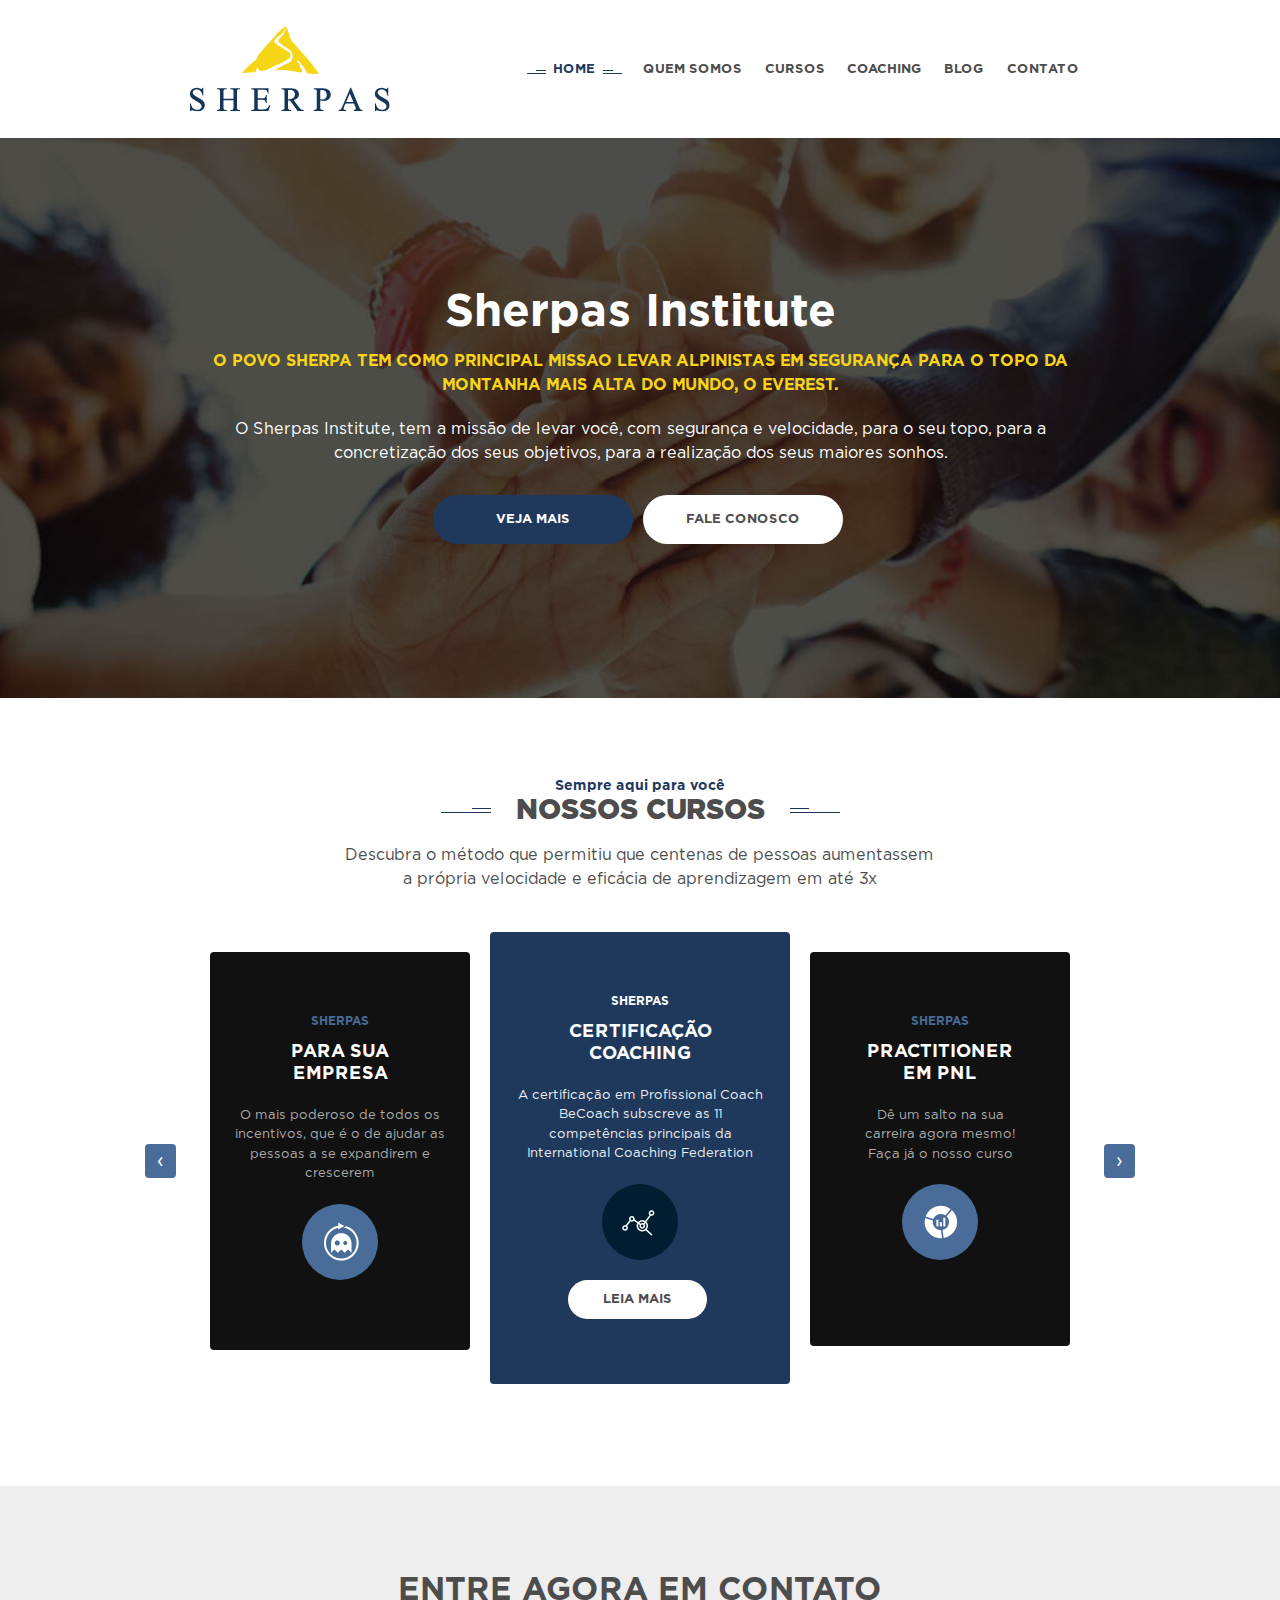
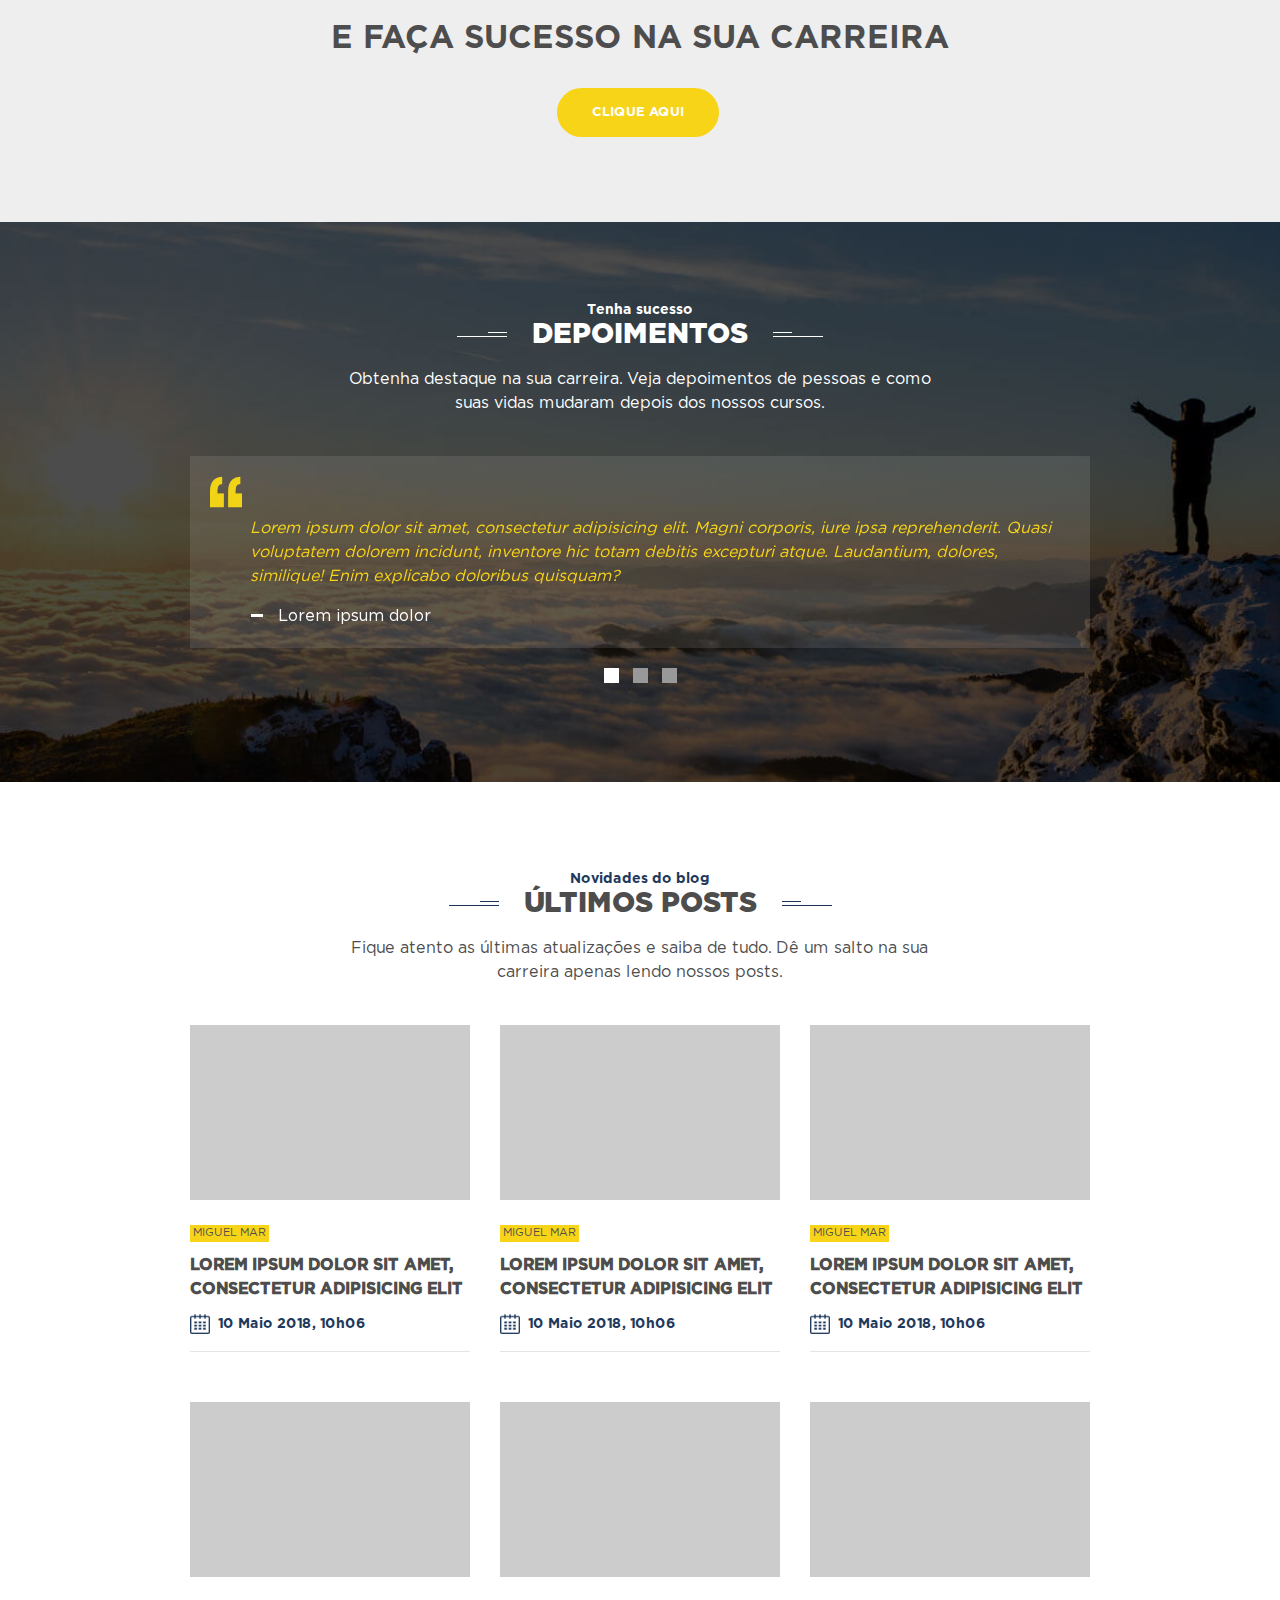
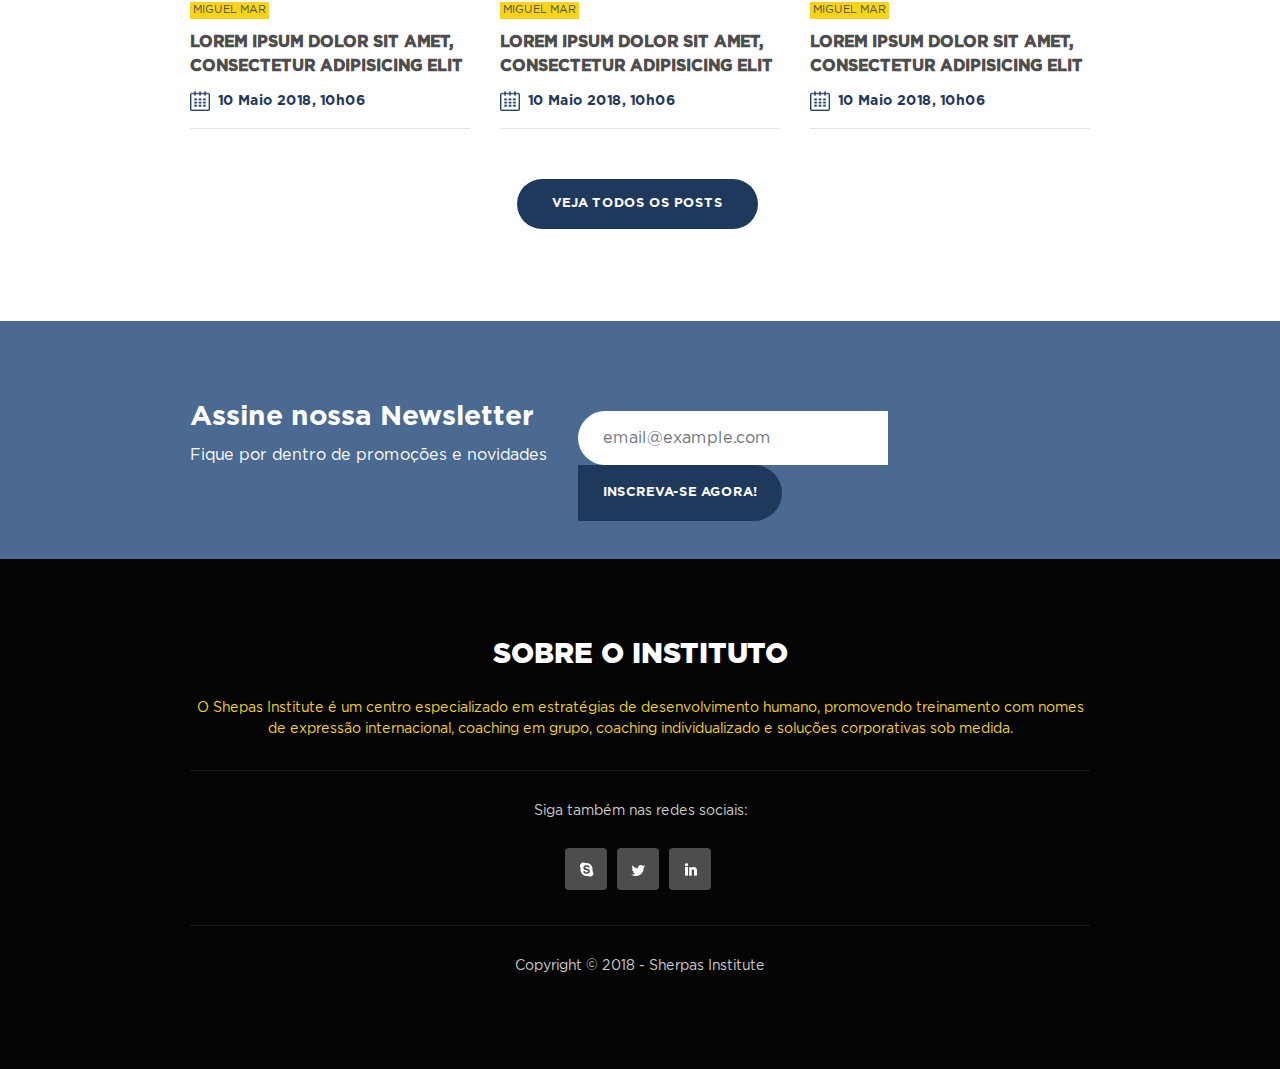
<file: index.html>
<!doctype html>
<html lang="pt-br">
  <head>
  	<meta charset="utf-8">
    <meta name="viewport" content="width=device-width, initial-scale=1, shrink-to-fit=no">
    <title>SHERPAS INSTITUTE</title>
    <meta name="description" content="O Sherpas Institute, tem a missão de levar você, com segurança e velocidade, para o seu topo, para a concretização dos seus objetivos, para a realização dos seus maiores sonhos." />
    <meta name="keywords" content="Cursos, Certificação Coaching, Curso de oratória, Treinamento de liderança" />
		<meta name="copyright" content="Sherpas Institute" />
		<meta name="author" content="Igor Santos - Front End Developer" />
		<link rel="icon" href="images/favicon/favicon-16x16.png" sizes="16x16">
		<link rel="apple-touch-icon" href="images/favicon/apple-touch-icon.png" sizes="180x180">
		<meta name="msapplication-TileImage" content="images/favicon/mstile-150x150.png"/>
		<meta name="msapplication-TileColor" content="#f3cb0b"/>
    <!-- Bootstrap Stylesheets -->
    <link rel="stylesheet" type="text/css" href="assets/css/bootstrap.min.css">
    <!-- Owl Stylesheets -->
    <link rel="stylesheet" type="text/css" href="assets/css/owl.carousel.min.css">
    <link rel="stylesheet" type="text/css" href="assets/css/owl.theme.default.min.css">
    <!-- Sherpas Stylesheets -->
    <link rel="stylesheet" type="text/css" href="assets/css/main.css">
  </head>
  <body>
    
    <nav class="navbar navbar-expand-lg navbar-light">
      <div class="sp-container">
        <a class="navbar-brand" href="#">
          <img src="images/logo-sherpas.png" alt="">
        </a>
        <button class="navbar-toggler float-right" type="button" data-toggle="collapse" data-target="#menu" aria-controls="menu" aria-expanded="false" aria-label="Toggle navigation">
          <span class="navbar-toggler-icon"></span>
        </button>
        <div class="collapse navbar-collapse float-lg-right" id="menu">
          <ul class="navbar-nav">
            <li class="nav-item active">
              <a class="nav-link" href="index.html" target="_parent">HOME</a>
            </li>
            <li class="nav-item">
              <a class="nav-link" href="quem-somos.html" target="_parent">QUEM SOMOS</a>
            </li>
            <li class="nav-item">
              <a class="nav-link" href="cursos.html" target="_parent">CURSOS</a>
            </li>
            <li class="nav-item">
              <a class="nav-link" href="coaching.html" target="_parent">COACHING</a>
            </li>
            <li class="nav-item">
              <a class="nav-link" href="blog.html" target="_parent">BLOG</a>
            </li>
            <li class="nav-item">
              <a class="nav-link" href="contato.html" target="_parent">CONTATO</a>
            </li>
          </ul>
        </div>
      </div>
    </nav>

    <header class="home d-flex">
      <div class="sp-container text-center align-self-center white-color">
        <h1>Sherpas Institute</h1>
        <p class="yellow-color text-uppercase font-gotham-bold">
          O povo Sherpa tem como principal missao levar alpinistas em segurança para o topo da montanha mais alta do mundo, o everest.
        </p>
        <p>
          O Sherpas Institute, tem a missão de levar você, com segurança e velocidade, para o seu topo, para a concretização dos seus objetivos, para a realização dos seus maiores sonhos.
        </p>
        <a href="quem-somos.html" class="bt bg-blue white-color">VEJA MAIS</a>
        <a href="contato.html" class="bt bg-white dark-gray-color">FALE CONOSCO</a>
      </div>
    </header>

    <iframe src="cursos-include.html" frameborder="0" width="100%" height="781" SCROLLING="NO"></iframe>

    <section id="sct2">
      <div class="sp-container">
        <div class="sp-content text-center">
          <p class="font-gotham-bold">ENTRE AGORA EM CONTATO<br> E FAÇA SUCESSO NA SUA CARREIRA</p>
          <a href="contato.html" class="bt bg-yellow white-color">CLIQUE AQUI</a>
        </div>
      </div>
    </section>
    
    <iframe src="depoimentos-include.html" frameborder="0" width="100%" height="562" SCROLLING="NO"></iframe>

    <iframe src="ultimos-posts-include.html" frameborder="0" width="100%" height="1123" SCROLLING="NO"></iframe>
    
    <div class="newsletter">
      <iframe src="newsletter-include.html" frameborder="0" width="100%" height="231" SCROLLING="NO"></iframe>
    </div>

    <div class="footer">
      <iframe src="footer-include.html" frameborder="0" width="100%" height="503" SCROLLING="NO"></iframe>
      <div class="sp-container text-center">
    </div>

    <script type="text/javascript" src="assets/js/jquery.min.js"></script>
    <script type="text/javascript" src="assets/js/bootstrap.min.js"></script>
    <script type="text/javascript" src="assets/js/owl.carousel.min.js"></script>
    <script type="text/javascript" src="assets/js/main.js"></script>

  </body>
</html>
</file>
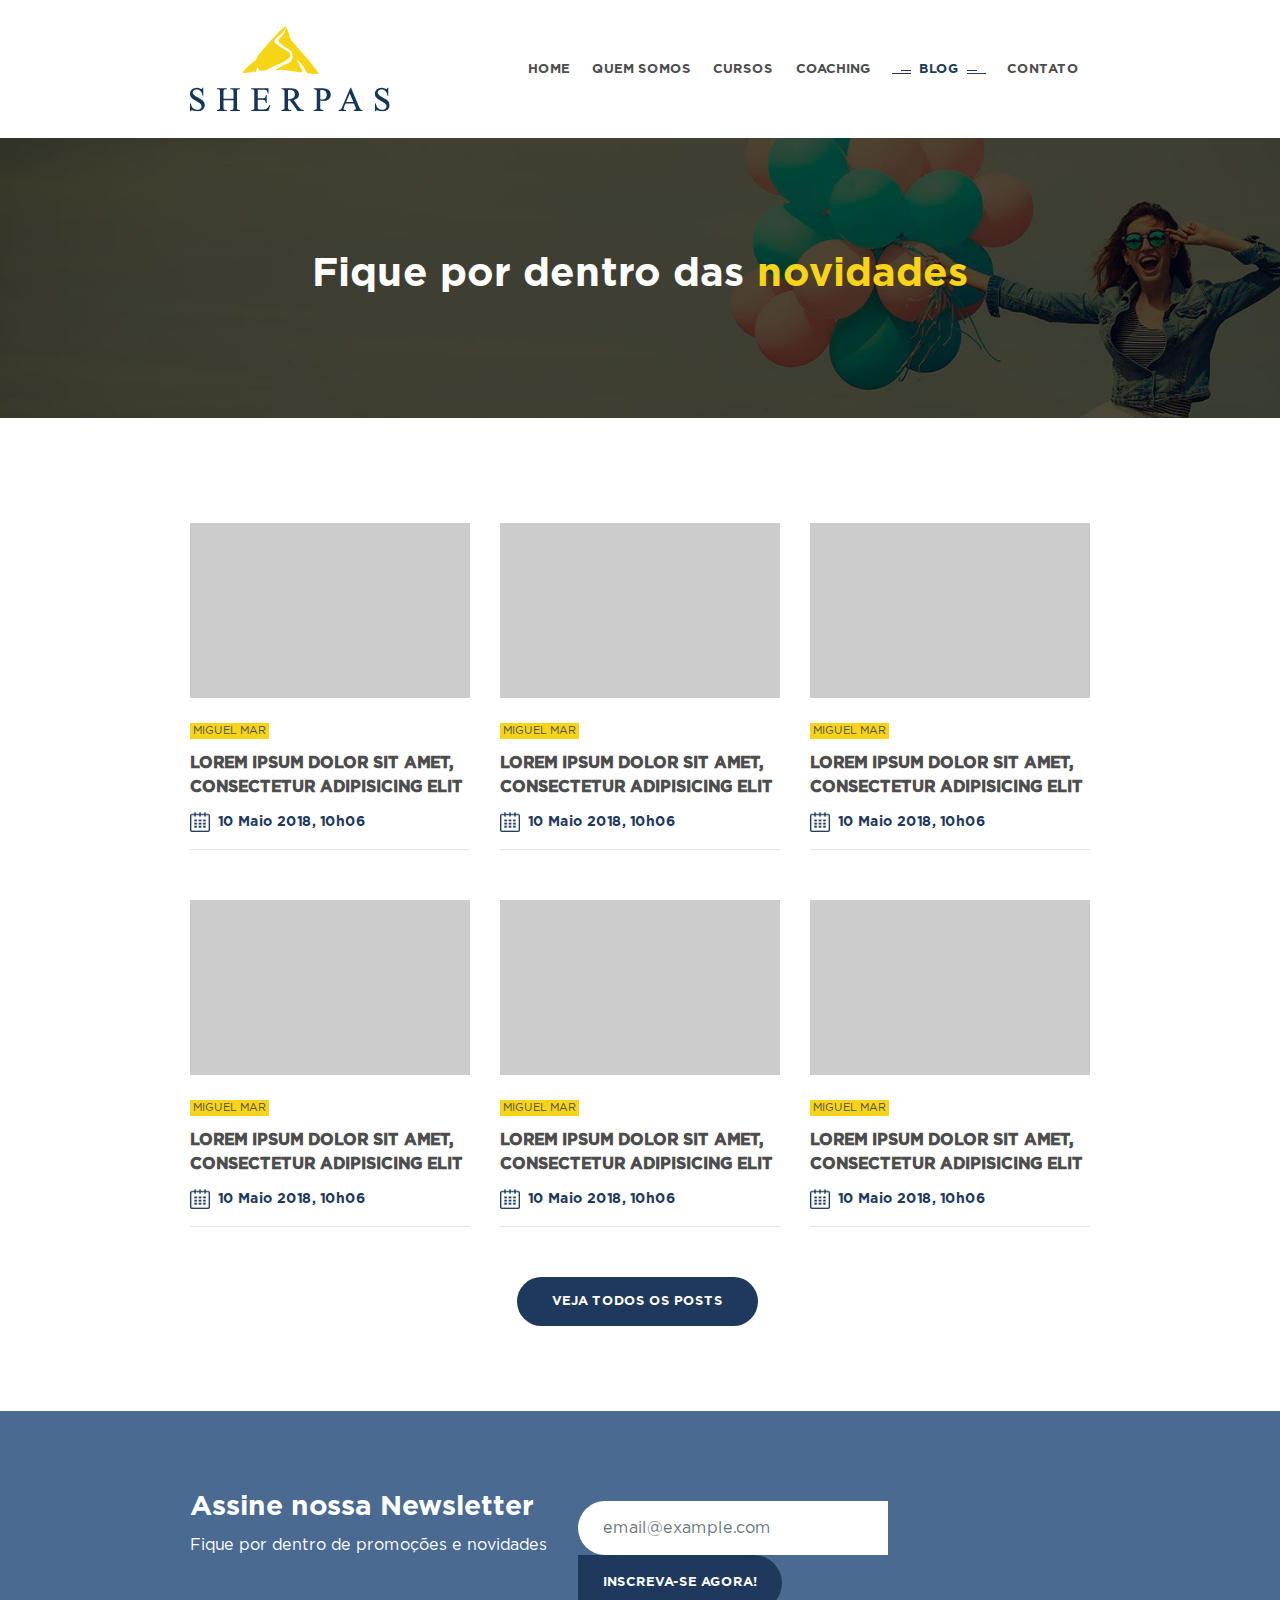
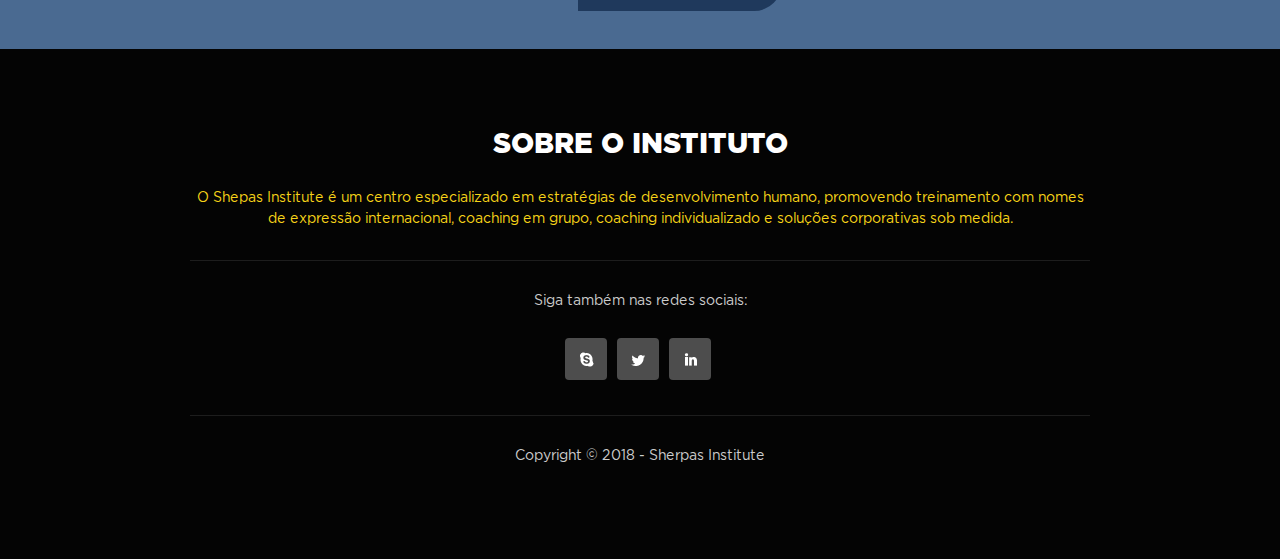
<file: blog.html>
<!doctype html>
<html lang="pt-br">
  <head>
  	<meta charset="utf-8">
    <meta name="viewport" content="width=device-width, initial-scale=1, shrink-to-fit=no">
    <title>SHERPAS INSTITUTE</title>
    <meta name="description" content="O Sherpas Institute, tem a missão de levar você, com segurança e velocidade, para o seu topo, para a concretização dos seus objetivos, para a realização dos seus maiores sonhos." />
    <meta name="keywords" content="Cursos, Certificação Coaching, Curso de oratória, Treinamento de liderança" />
		<meta name="copyright" content="Sherpas Institute" />
		<meta name="author" content="Igor Santos - Front End Developer" />
		<link rel="icon" href="images/favicon/favicon-16x16.png" sizes="16x16">
		<link rel="apple-touch-icon" href="images/favicon/apple-touch-icon.png" sizes="180x180">
		<meta name="msapplication-TileImage" content="images/favicon/mstile-150x150.png"/>
		<meta name="msapplication-TileColor" content="#f3cb0b"/>
    <!-- Bootstrap Stylesheets -->
    <link rel="stylesheet" type="text/css" href="assets/css/bootstrap.min.css">
    <!-- Owl Stylesheets -->
    <link rel="stylesheet" type="text/css" href="assets/css/owl.carousel.min.css">
    <link rel="stylesheet" type="text/css" href="assets/css/owl.theme.default.min.css">
    <!-- Sherpas Stylesheets -->
    <link rel="stylesheet" type="text/css" href="assets/css/main.css">
  </head>
  <body>
    
    <nav class="navbar navbar-expand-lg navbar-light">
      <div class="sp-container">
        <a class="navbar-brand" href="#">
          <img src="images/logo-sherpas.png" alt="">
        </a>
        <button class="navbar-toggler float-right" type="button" data-toggle="collapse" data-target="#menu" aria-controls="menu" aria-expanded="false" aria-label="Toggle navigation">
          <span class="navbar-toggler-icon"></span>
        </button>
        <div class="collapse navbar-collapse float-lg-right" id="menu">
          <ul class="navbar-nav">
            <li class="nav-item">
              <a class="nav-link" href="index.html" target="_parent">HOME</a>
            </li>
            <li class="nav-item">
              <a class="nav-link" href="quem-somos.html" target="_parent">QUEM SOMOS</a>
            </li>
            <li class="nav-item">
              <a class="nav-link" href="cursos.html" target="_parent">CURSOS</a>
            </li>
            <li class="nav-item">
              <a class="nav-link" href="coaching.html" target="_parent">COACHING</a>
            </li>
            <li class="nav-item active">
              <a class="nav-link" href="blog.html" target="_parent">BLOG</a>
            </li>
            <li class="nav-item">
              <a class="nav-link" href="contato.html" target="_parent">CONTATO</a>
            </li>
          </ul>
        </div>
      </div>
    </nav>

    <header class="header hd-blog white-color d-flex">
      <div class="align-self-center">
        <h1>Fique por dentro das <span class="yellow-color">novidades</span></h1>
      </div>
    </header>
    
    <section id="pg-coaching">
      <div class="sp-container">
        <div class="sp-content">
          <div class="row">
            <div class="col-lg-4">
              <div class="post">
                <a href="" class="clearfix">
                  <img src="images/image-model.jpg" alt="" class="img-fluid" draggable="false">
                  <p><span class="autor text-uppercase">Miguel Mar</span></p>
                  <p class="text-uppercase"><b>Lorem ipsum dolor sit amet, consectetur adipisicing elit</b></p>
                  <span class="data clearfix">
                    <img src="images/icon_calendar.png" alt="" class="float-left">
                    10 Maio 2018, 10h06
                  </span>
                  <hr>
                </a>
              </div>
            </div>
            <div class="col-lg-4">
              <div class="post">
                <a href="" class="clearfix">
                  <img src="images/image-model.jpg" alt="" class="img-fluid" draggable="false">
                  <p><span class="autor text-uppercase">Miguel Mar</span></p>
                  <p class="text-uppercase"><b>Lorem ipsum dolor sit amet, consectetur adipisicing elit</b></p>
                  <span class="data clearfix">
                    <img src="images/icon_calendar.png" alt="" class="float-left">
                    10 Maio 2018, 10h06
                  </span>
                  <hr>
                </a>
              </div>
            </div>
            <div class="col-lg-4">
              <div class="post">
                <a href="" class="clearfix">
                  <img src="images/image-model.jpg" alt="" class="img-fluid" draggable="false">
                  <p><span class="autor text-uppercase">Miguel Mar</span></p>
                  <p class="text-uppercase"><b>Lorem ipsum dolor sit amet, consectetur adipisicing elit</b></p>
                  <span class="data clearfix">
                    <img src="images/icon_calendar.png" alt="" class="float-left">
                    10 Maio 2018, 10h06
                  </span>
                  <hr>
                </a>
              </div>
            </div>
          </div>
          <div class="row">
            <div class="col-lg-4">
              <div class="post">
                <a href="" class="clearfix">
                  <img src="images/image-model.jpg" alt="" class="img-fluid" draggable="false">
                  <p><span class="autor text-uppercase">Miguel Mar</span></p>
                  <p class="text-uppercase"><b>Lorem ipsum dolor sit amet, consectetur adipisicing elit</b></p>
                  <span class="data clearfix">
                    <img src="images/icon_calendar.png" alt="" class="float-left">
                    10 Maio 2018, 10h06
                  </span>
                  <hr>
                </a>
              </div>
            </div>
            <div class="col-lg-4">
              <div class="post">
                <a href="" class="clearfix">
                  <img src="images/image-model.jpg" alt="" class="img-fluid" draggable="false">
                  <p><span class="autor text-uppercase">Miguel Mar</span></p>
                  <p class="text-uppercase"><b>Lorem ipsum dolor sit amet, consectetur adipisicing elit</b></p>
                  <span class="data clearfix">
                    <img src="images/icon_calendar.png" alt="" class="float-left">
                    10 Maio 2018, 10h06
                  </span>
                  <hr>
                </a>
              </div>
            </div>
            <div class="col-lg-4">
              <div class="post">
                <a href="" class="clearfix">
                  <img src="images/image-model.jpg" alt="" class="img-fluid" draggable="false">
                  <p><span class="autor text-uppercase">Miguel Mar</span></p>
                  <p class="text-uppercase"><b>Lorem ipsum dolor sit amet, consectetur adipisicing elit</b></p>
                  <span class="data clearfix">
                    <img src="images/icon_calendar.png" alt="" class="float-left">
                    10 Maio 2018, 10h06
                  </span>
                  <hr>
                </a>
              </div>
            </div>
          </div>
          <div class="text-center">
            <a href="" class="bt bg-blue white-color">VEJA TODOS OS POSTS</a>
            
            <!-- <nav aria-label="Page navigation example">
              <ul class="pagination">
                <li class="page-item">
                  <a class="page-link" href="#" aria-label="Previous">
                    <span aria-hidden="true">&laquo;</span>
                    <span class="sr-only">Previous</span>
                  </a>
                </li>
                <li class="page-item"><a class="page-link" href="#">1</a></li>
                <li class="page-item"><a class="page-link" href="#">2</a></li>
                <li class="page-item"><a class="page-link" href="#">3</a></li>
                <li class="page-item">
                  <a class="page-link" href="#" aria-label="Next">
                    <span aria-hidden="true">&raquo;</span>
                    <span class="sr-only">Next</span>
                  </a>
                </li>
              </ul>
            </nav> -->

          </div>
        </div>
      </div>
    </section>
    
    <div class="newsletter">
      <iframe src="newsletter-include.html" frameborder="0" width="100%" height="231" SCROLLING="NO"></iframe>
    </div>

    <div class="footer">
      <iframe src="footer-include.html" frameborder="0" width="100%" height="503" SCROLLING="NO"></iframe>
      <div class="sp-container text-center">
    </div>

    <script type="text/javascript" src="assets/js/jquery.min.js"></script>
    <script type="text/javascript" src="assets/js/bootstrap.min.js"></script>
    <script type="text/javascript" src="assets/js/owl.carousel.min.js"></script>
    <script type="text/javascript" src="assets/js/main.js"></script>

  </body>
</html>
</file>
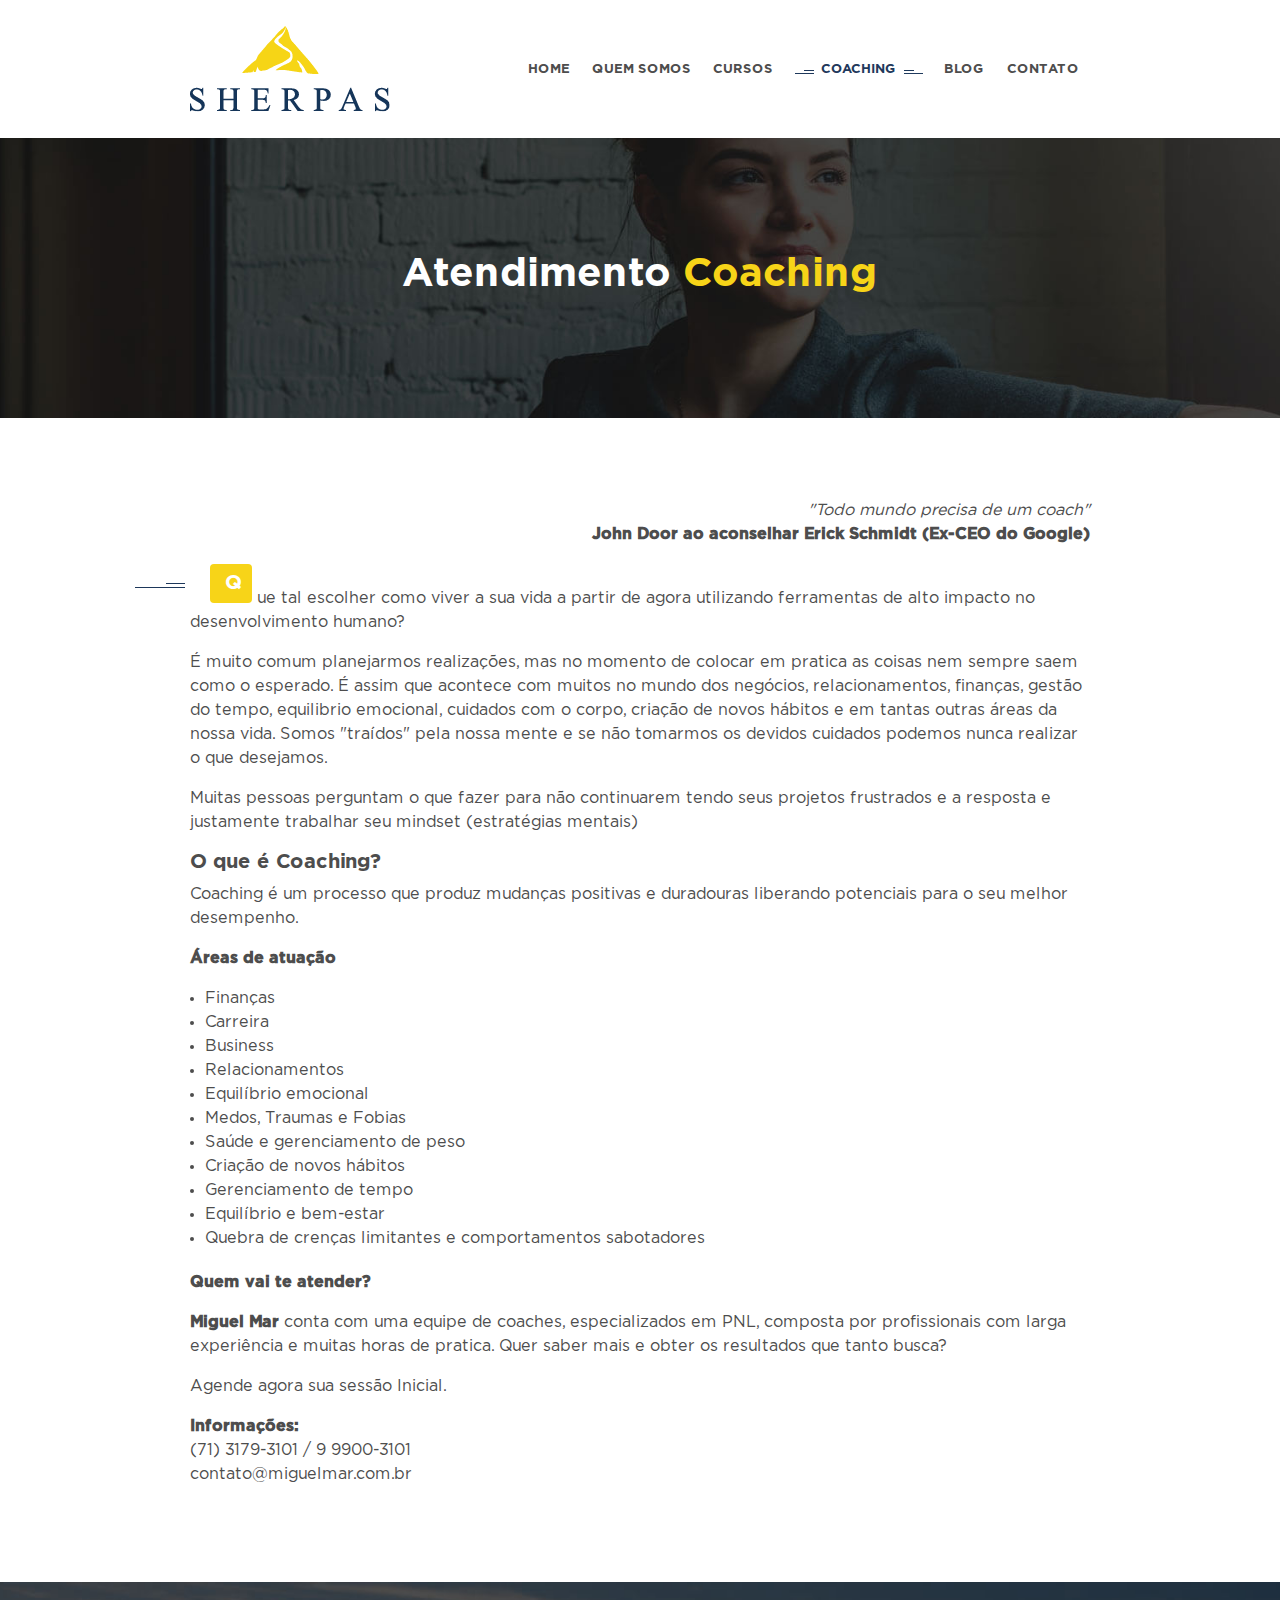
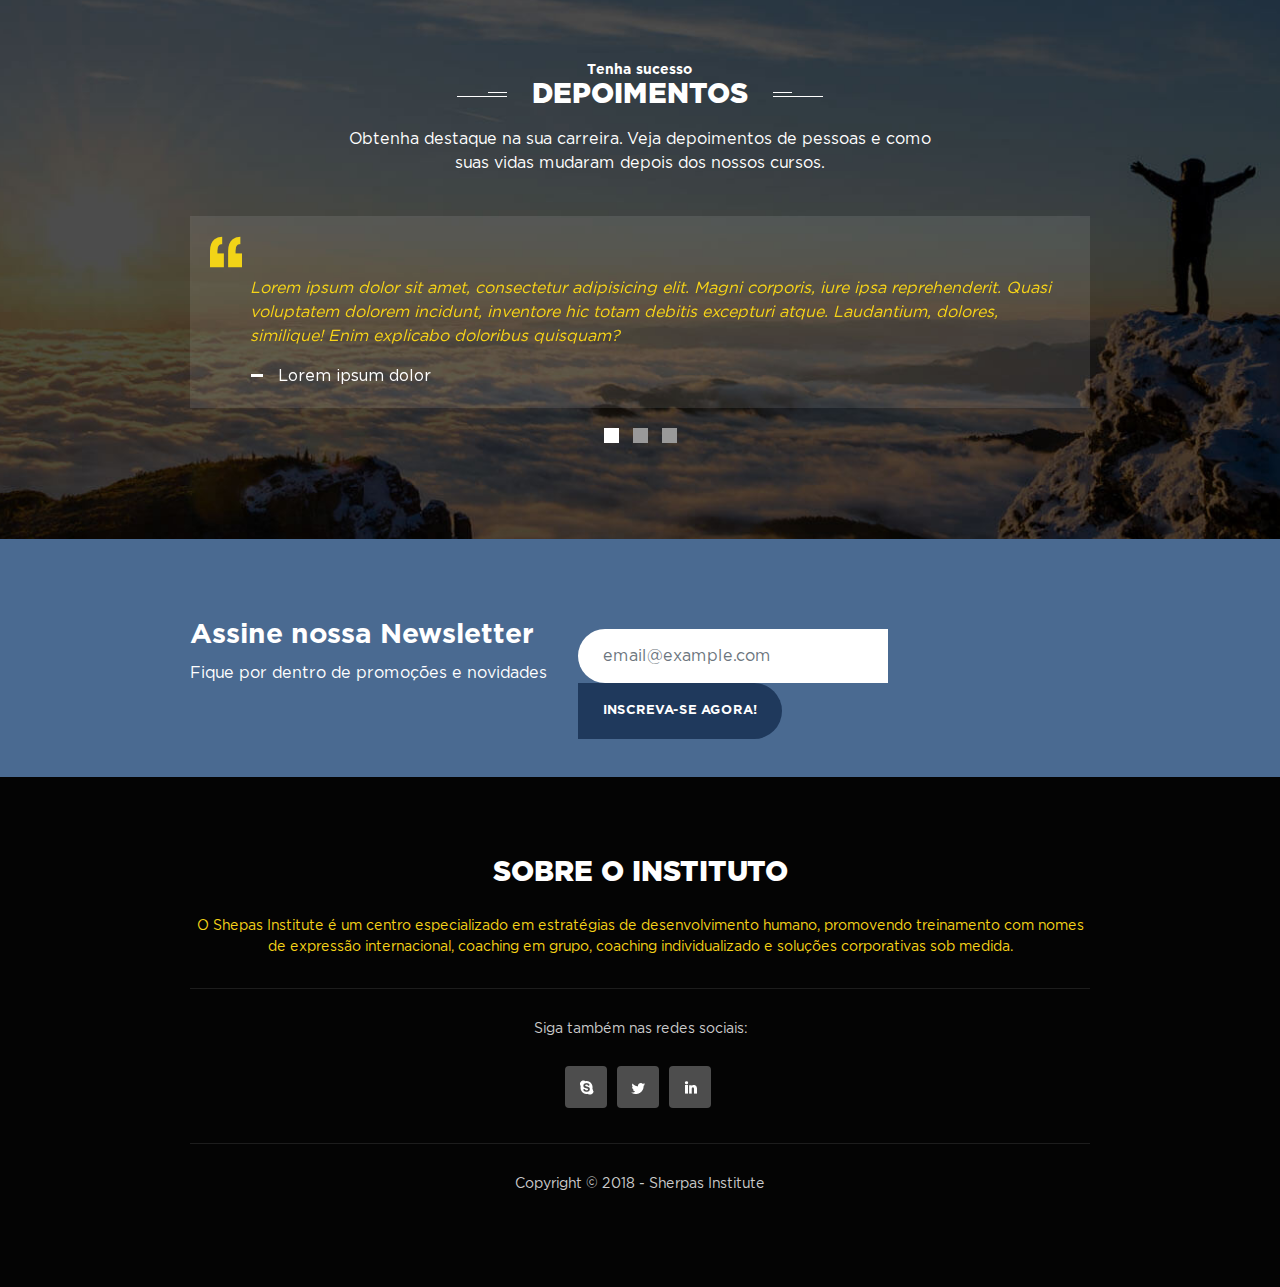
<file: coaching.html>
<!doctype html>
<html lang="pt-br">
  <head>
  	<meta charset="utf-8">
    <meta name="viewport" content="width=device-width, initial-scale=1, shrink-to-fit=no">
    <title>SHERPAS INSTITUTE - Coaching</title>
    <meta name="description" content="O Sherpas Institute, tem a missão de levar você, com segurança e velocidade, para o seu topo, para a concretização dos seus objetivos, para a realização dos seus maiores sonhos." />
    <meta name="keywords" content="Cursos, Certificação Coaching, Curso de oratória, Treinamento de liderança" />
		<meta name="copyright" content="Sherpas Institute" />
		<meta name="author" content="Igor Santos - Front End Developer" />
		<link rel="icon" href="images/favicon/favicon-16x16.png" sizes="16x16">
		<link rel="apple-touch-icon" href="images/favicon/apple-touch-icon.png" sizes="180x180">
		<meta name="msapplication-TileImage" content="images/favicon/mstile-150x150.png"/>
		<meta name="msapplication-TileColor" content="#f3cb0b"/>
    <!-- Bootstrap Stylesheets -->
    <link rel="stylesheet" type="text/css" href="assets/css/bootstrap.min.css">
    <!-- Owl Stylesheets -->
    <link rel="stylesheet" type="text/css" href="assets/css/owl.carousel.min.css">
    <link rel="stylesheet" type="text/css" href="assets/css/owl.theme.default.min.css">
    <!-- Sherpas Stylesheets -->
    <link rel="stylesheet" type="text/css" href="assets/css/main.css">
  </head>
  <body>
    
    <nav class="navbar navbar-expand-lg navbar-light">
      <div class="sp-container">
        <a class="navbar-brand" href="#">
          <img src="images/logo-sherpas.png" alt="">
        </a>
        <button class="navbar-toggler float-right" type="button" data-toggle="collapse" data-target="#menu" aria-controls="menu" aria-expanded="false" aria-label="Toggle navigation">
          <span class="navbar-toggler-icon"></span>
        </button>
        <div class="collapse navbar-collapse float-lg-right" id="menu">
          <ul class="navbar-nav">
            <li class="nav-item">
              <a class="nav-link" href="index.html" target="_parent">HOME</a>
            </li>
            <li class="nav-item">
              <a class="nav-link" href="quem-somos.html" target="_parent">QUEM SOMOS</a>
            </li>
            <li class="nav-item">
              <a class="nav-link" href="cursos.html" target="_parent">CURSOS</a>
            </li>
            <li class="nav-item active">
              <a class="nav-link" href="coaching.html" target="_parent">COACHING</a>
            </li>
            <li class="nav-item">
              <a class="nav-link" href="blog.html" target="_parent">BLOG</a>
            </li>
            <li class="nav-item">
              <a class="nav-link" href="contato.html" target="_parent">CONTATO</a>
            </li>
          </ul>
        </div>
      </div>
    </nav>

    <header class="header hd-coaching white-color d-flex">
      <div class="align-self-center">
        <h1>Atendimento <span class="yellow-color">Coaching</span></h1>
      </div>
    </header>

    <section id="pg-coaching">
      <div class="sp-container">
        <div class="sp-content">
          <p class="text-right">
            <i>"Todo mundo precisa de um coach"</i><br>
            <b>John Door ao aconselhar Erick Schmidt (Ex-CEO do Google)</b>
          </p><br>
          <span class="letter-custom float-left">Q</span>
          <p>
            ue tal escolher como viver a sua vida a partir de agora utilizando ferramentas de alto impacto no desenvolvimento humano?
          </p>
          <p>
            É muito comum planejarmos realizações, mas no momento de colocar em pratica as coisas nem sempre saem como o esperado. É assim que acontece com muitos no mundo dos negócios, relacionamentos, finanças, gestão do tempo, equilibrio emocional, cuidados com o corpo, criação de novos hábitos e em tantas outras áreas da nossa vida. Somos "traídos" pela nossa mente e se não tomarmos os devidos cuidados podemos nunca realizar o que desejamos.
          </p>
          <p>
            Muitas pessoas perguntam o que fazer para não continuarem tendo seus projetos frustrados e a resposta e justamente trabalhar seu mindset (estratégias mentais)
          </p>
          <h5>O que é Coaching?</h5>
          <p>
            Coaching é um processo que produz mudanças positivas e duradouras liberando potenciais para o seu melhor desempenho.
          </p>
          <p>
            <b>Áreas de atuação</b>
          </p>
          <ul>
            <li>Finanças</li>
            <li>Carreira</li>
            <li>Business</li>
            <li>Relacionamentos</li>
            <li>Equilíbrio emocional</li>
            <li>Medos, Traumas e Fobias</li>
            <li>Saúde e gerenciamento de peso</li>
            <li>Criação de novos hábitos</li>
            <li>Gerenciamento de tempo</li>
            <li>Equilíbrio e bem-estar</li>
            <li>Quebra de crenças limitantes e comportamentos sabotadores</li>
          </ul>
          <p>
            <b>Quem vai te atender?</b>
          </p>
          <p>
            <b>Miguel Mar</b> conta com uma equipe de coaches, especializados em PNL, composta por profissionais com larga experiência e muitas horas de pratica. Quer saber mais e obter os resultados que tanto busca?
          </p>
          <p>
            Agende agora sua sessão Inicial. 
          </p>
          <p>
            <b>Informações:</b><br>
            (71) 3179-3101 / 9 9900-3101<br>
            contato@miguelmar.com.br
          </p>
        </div>
      </div>
    </section>
    
    <iframe src="depoimentos-include.html" frameborder="0" width="100%" height="560" SCROLLING="NO" class="ifr-coaching"></iframe>
    
    <div class="newsletter">
      <iframe src="newsletter-include.html" frameborder="0" width="100%" height="231" SCROLLING="NO"></iframe>
    </div>

    <div class="footer">
      <iframe src="footer-include.html" frameborder="0" width="100%" height="503" SCROLLING="NO"></iframe>
      <div class="sp-container text-center">
    </div>

    <script type="text/javascript" src="assets/js/jquery.min.js"></script>
    <script type="text/javascript" src="assets/js/bootstrap.min.js"></script>
    <script type="text/javascript" src="assets/js/owl.carousel.min.js"></script>
    <script type="text/javascript" src="assets/js/main.js"></script>

  </body>
</html>
</file>
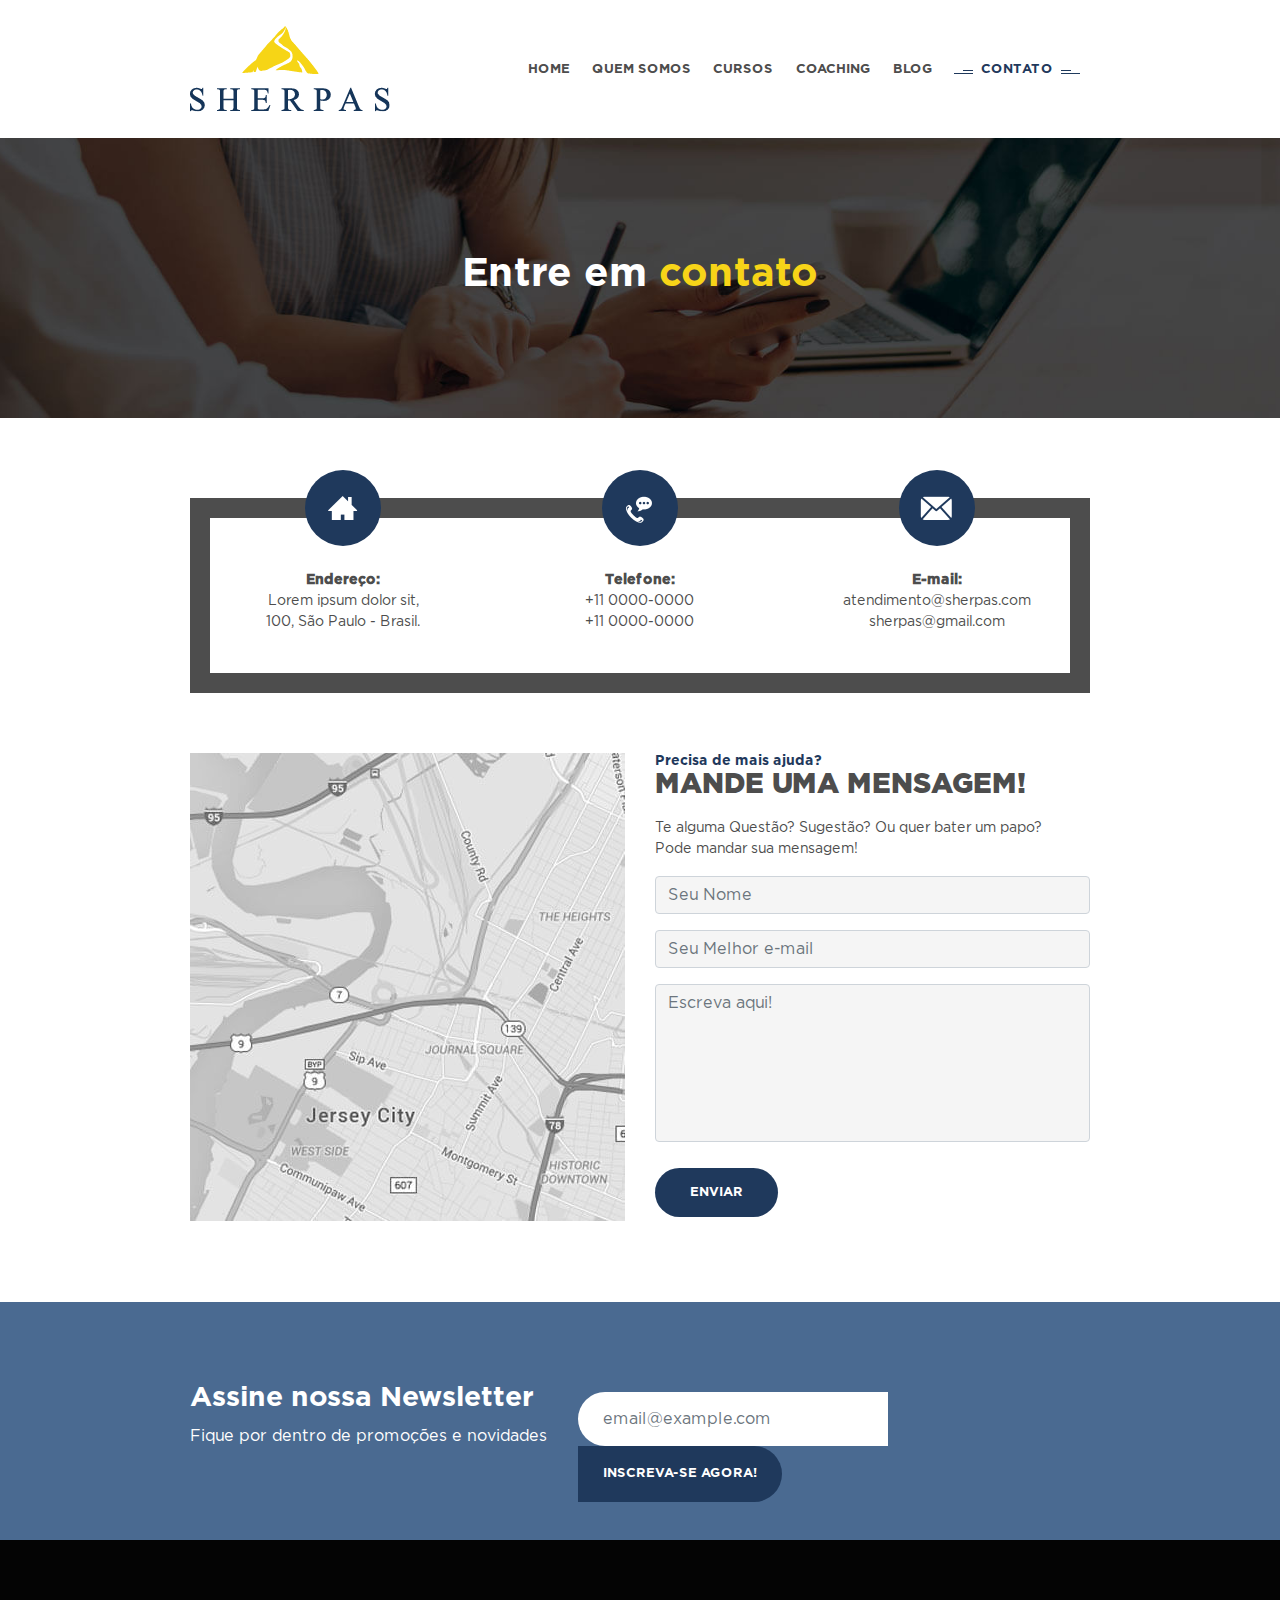
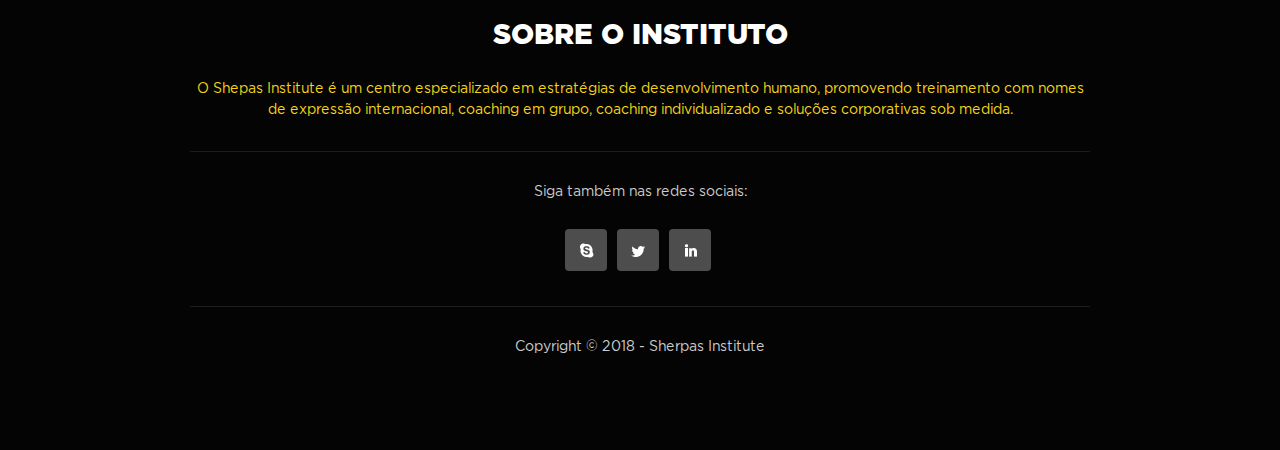
<file: contato.html>
<!doctype html>
<html lang="pt-br">
  <head>
  	<meta charset="utf-8">
    <meta name="viewport" content="width=device-width, initial-scale=1, shrink-to-fit=no">
    <title>SHERPAS INSTITUTE</title>
    <meta name="description" content="O Sherpas Institute, tem a missão de levar você, com segurança e velocidade, para o seu topo, para a concretização dos seus objetivos, para a realização dos seus maiores sonhos." />
    <meta name="keywords" content="Cursos, Certificação Coaching, Curso de oratória, Treinamento de liderança" />
		<meta name="copyright" content="Sherpas Institute" />
		<meta name="author" content="Igor Santos - Front End Developer" />
		<link rel="icon" href="images/favicon/favicon-16x16.png" sizes="16x16">
		<link rel="apple-touch-icon" href="images/favicon/apple-touch-icon.png" sizes="180x180">
		<meta name="msapplication-TileImage" content="images/favicon/mstile-150x150.png"/>
		<meta name="msapplication-TileColor" content="#f3cb0b"/>
    <!-- Bootstrap Stylesheets -->
    <link rel="stylesheet" type="text/css" href="assets/css/bootstrap.min.css">
    <!-- Owl Stylesheets -->
    <link rel="stylesheet" type="text/css" href="assets/css/owl.carousel.min.css">
    <link rel="stylesheet" type="text/css" href="assets/css/owl.theme.default.min.css">
    <!-- Sherpas Stylesheets -->
    <link rel="stylesheet" type="text/css" href="assets/css/main.css">
  </head>
  <body>
    
    <nav class="navbar navbar-expand-lg navbar-light">
      <div class="sp-container">
        <a class="navbar-brand" href="#">
          <img src="images/logo-sherpas.png" alt="">
        </a>
        <button class="navbar-toggler float-right" type="button" data-toggle="collapse" data-target="#menu" aria-controls="menu" aria-expanded="false" aria-label="Toggle navigation">
          <span class="navbar-toggler-icon"></span>
        </button>
        <div class="collapse navbar-collapse float-lg-right" id="menu">
          <ul class="navbar-nav">
            <li class="nav-item">
              <a class="nav-link" href="index.html" target="_parent">HOME</a>
            </li>
            <li class="nav-item">
              <a class="nav-link" href="quem-somos.html" target="_parent">QUEM SOMOS</a>
            </li>
            <li class="nav-item">
              <a class="nav-link" href="cursos.html" target="_parent">CURSOS</a>
            </li>
            <li class="nav-item">
              <a class="nav-link" href="coaching.html" target="_parent">COACHING</a>
            </li>
            <li class="nav-item">
              <a class="nav-link" href="blog.html" target="_parent">BLOG</a>
            </li>
            <li class="nav-item active">
              <a class="nav-link" href="contato.html" target="_parent">CONTATO</a>
            </li>
          </ul>
        </div>
      </div>
    </nav>

    <header class="header hd-contato white-color d-flex">
      <div class="align-self-center">
        <h1>Entre em <span class="yellow-color">contato</span></h1>
      </div>
    </header>

    <section id="pg-contato">
      <div class="sp-container">
        <div class="sp-content">
          <div class="box-contato text-center">
            <div class="row">
              <div class="col-lg-4">
                <span class="icon-ct"><img src="images/icon_house.png" alt=""></span>
                <p><b>Endereço:</b><br>Lorem ipsum dolor sit,<br>100, São Paulo - Brasil.</p>
              </div>
              <div class="col-lg-4">
                <span class="icon-ct"><img src="images/icon_tel.png" alt=""></span>
                <p><b>Telefone:</b><br>+11 0000-0000<br>+11 0000-0000</p>
              </div>
              <div class="col-lg-4">
                <span class="icon-ct"><img src="images/icon_mail.png" alt=""></span>
                <p><b>E-mail:</b><br>atendimento@sherpas.com<br>sherpas@gmail.com</p>
              </div>
            </div>
          </div>
          <div class="row">
            <div class="col-lg-6">
              <img src="images/mapa.jpg" alt="" class="img-fluid">
            </div>
            <div class="col-lg-6">
              <h1>
                <span class="d-block">Precisa de mais ajuda?</span>MANDE UMA MENSAGEM!
              </h1>
              <p>
                Te alguma Questão? Sugestão? Ou quer bater um papo?<br>Pode mandar sua mensagem!
              </p>
              <form>
                <div class="form-group">
                  <input type="text" class="form-control" placeholder="Seu Nome">
                </div>
                <div class="form-group">
                  <input type="email" class="form-control" placeholder="Seu Melhor e-mail">
                </div>
                <div class="form-group">
                  <textarea class="form-control" id="msg" rows="6" placeholder="Escreva aqui!"></textarea>
                </div>
                <a href="" class="bt bg-blue white-color">ENVIAR</a>
              </form>
            </div>
          </div>
        </div>
      </div>
    </section>
    
    <div class="newsletter">
      <iframe src="newsletter-include.html" frameborder="0" width="100%" height="231" SCROLLING="NO"></iframe>
    </div>

    <div class="footer">
      <iframe src="footer-include.html" frameborder="0" width="100%" height="503" SCROLLING="NO"></iframe>
      <div class="sp-container text-center">
    </div>

    <script type="text/javascript" src="assets/js/jquery.min.js"></script>
    <script type="text/javascript" src="assets/js/bootstrap.min.js"></script>
    <script type="text/javascript" src="assets/js/owl.carousel.min.js"></script>
    <script type="text/javascript" src="assets/js/main.js"></script>

  </body>
</html>
</file>
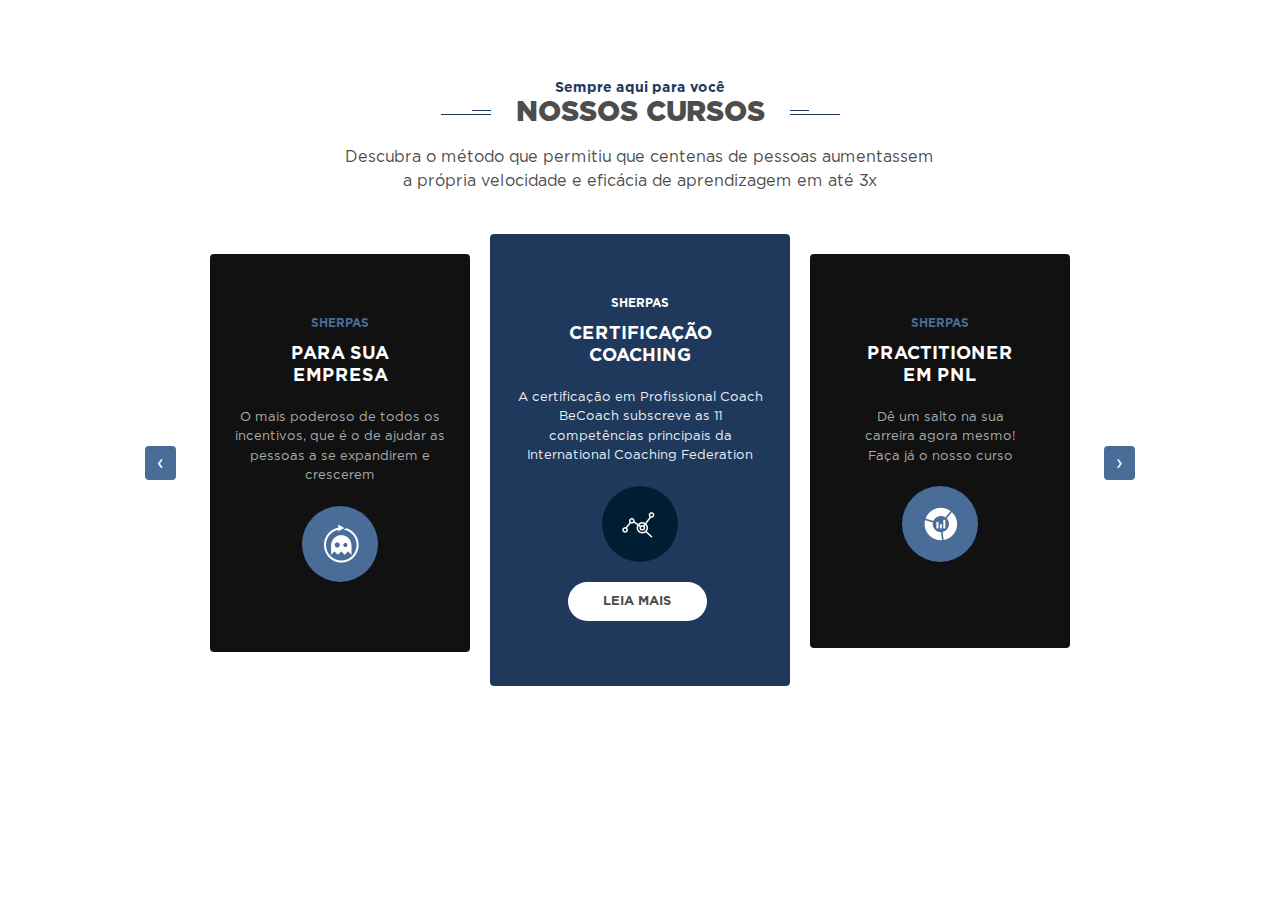
<file: cursos-include.html>
<!doctype html>
<html lang="pt-br">
  <head>
  	<meta charset="utf-8">
    <meta name="viewport" content="width=device-width, initial-scale=1, shrink-to-fit=no">
    <title>SHERPAS INSTITUTE</title>
    <!-- Bootstrap Stylesheets -->
    <link rel="stylesheet" type="text/css" href="assets/css/bootstrap.min.css">
    <!-- Owl Stylesheets -->
    <link rel="stylesheet" type="text/css" href="assets/css/owl.carousel.min.css">
    <link rel="stylesheet" type="text/css" href="assets/css/owl.theme.default.min.css">
    <!-- Sherpas Stylesheets -->
    <link rel="stylesheet" type="text/css" href="assets/css/main.css">
  </head>
  <body>

    <section id="sct1">
      <div class="sp-container">
        <div class="sp-content">
          <div class="sp-title">
            <h1>
              <span class="d-block">Sempre aqui para você</span>NOSSOS CURSOS
            </h1>
          </div>
          <div class="row">
            <div class="col-lg-8 offset-lg-2">
              <p class="text-center">
                Descubra o método que permitiu que centenas de pessoas aumentassem a própria velocidade e eficácia de aprendizagem em até 3x
              </p>
            </div>
          </div>
          <div class="owl-carousel owl-theme" id="carousel-nossos-cursos">
            <div class="item">
              <div class="sp-cursos text-center">
                <span>SHERPAS</span>
                <h3>CERTIFICAÇÃO<br>COACHING</h3>
                <p>
                  A certificação em Profissional Coach BeCoach subscreve as 11 competências principais da International Coaching Federation
                </p>
                <div class="icon-curso">
                  <img src="images/cursos/icon-certificacao-coaching.png" alt="">
                </div>
                <a href="pagina-de-curso.html" target="_parent" class="bt bg-white dark-gray-color">LEIA MAIS</a>
              </div>
            </div>
            <div class="item">
              <div class="sp-cursos text-center">
                <span>SHERPAS</span>
                <h3>PRACTITIONER<br>EM PNL</h3>
                <p>
                  Dê um salto na sua <br>carreira agora mesmo!<br> Faça já o nosso curso
                </p>
                <div class="icon-curso">
                  <img src="images/cursos/icon-practitioner-em-pnl.png" alt="">
                </div>
                <a href="pagina-de-curso.html" target="_parent" class="bt bg-white dark-gray-color">LEIA MAIS</a>
              </div>
            </div>
            <div class="item">
              <div class="sp-cursos text-center">
                <span>SHERPAS</span>
                <h3>TREINAMENTO<br>DE LIDERANÇA</h3>
                <p>
                  Desenvolvimento de líderes. Como superar-se e desafiar os outros a fazerem o mesmo
                </p>
                <div class="icon-curso">
                  <img src="images/cursos/icon-treinamento-de-lideranca.png" alt="">
                </div>
                <a href="pagina-de-curso.html" target="_parent" class="bt bg-white dark-gray-color">LEIA MAIS</a>
              </div>
            </div>
            <div class="item">
              <div class="sp-cursos text-center">
                <span>SHERPAS</span>
                <h3>CURSO DE<br>ORATÓRIA</h3>
                <p>
                  Perca o medo e fale<br> bem para o seu<br> público já!
                </p>
                <div class="icon-curso">
                  <img src="images/cursos/icon-oratoria.png" alt="">
                </div>
                <a href="pagina-de-curso.html" target="_parent" class="bt bg-white dark-gray-color">LEIA MAIS</a>
              </div>
            </div>
            <div class="item">
              <div class="sp-cursos text-center">
                <span>SHERPAS</span>
                <h3>VENDAS E<br>PERSUASÃO</h3>
                <p>
                  Mais poder para <br>influenciar mais vendas <br>e mais resultados
                </p>
                <div class="icon-curso">
                  <img src="images/cursos/icon-vendas-persuasao.png" alt="">
                </div>
                <a href="pagina-de-curso.html" target="_parent" class="bt bg-white dark-gray-color">LEIA MAIS</a>
              </div>
            </div>
            <div class="item">
              <div class="sp-cursos text-center">
                <span>SHERPAS</span>
                <h3>PARA SUA<br>EMPRESA</h3>
                <p>
                  O mais poderoso de todos os incentivos, que é o de ajudar as pessoas a se expandirem e crescerem
                </p>
                <div class="icon-curso">
                  <img src="images/cursos/icon-para-sua-empresa.png" alt="">
                </div>
                <a href="pagina-de-curso.html" target="_parent" class="bt bg-white dark-gray-color">LEIA MAIS</a>
              </div>
            </div>
          </div>
        </div>
      </div>
    </section>

    <script type="text/javascript" src="assets/js/jquery.min.js"></script>
    <script type="text/javascript" src="assets/js/bootstrap.min.js"></script>
    <script type="text/javascript" src="assets/js/owl.carousel.min.js"></script>
    <script type="text/javascript" src="assets/js/main.js"></script>

  </body>
</html>
</file>
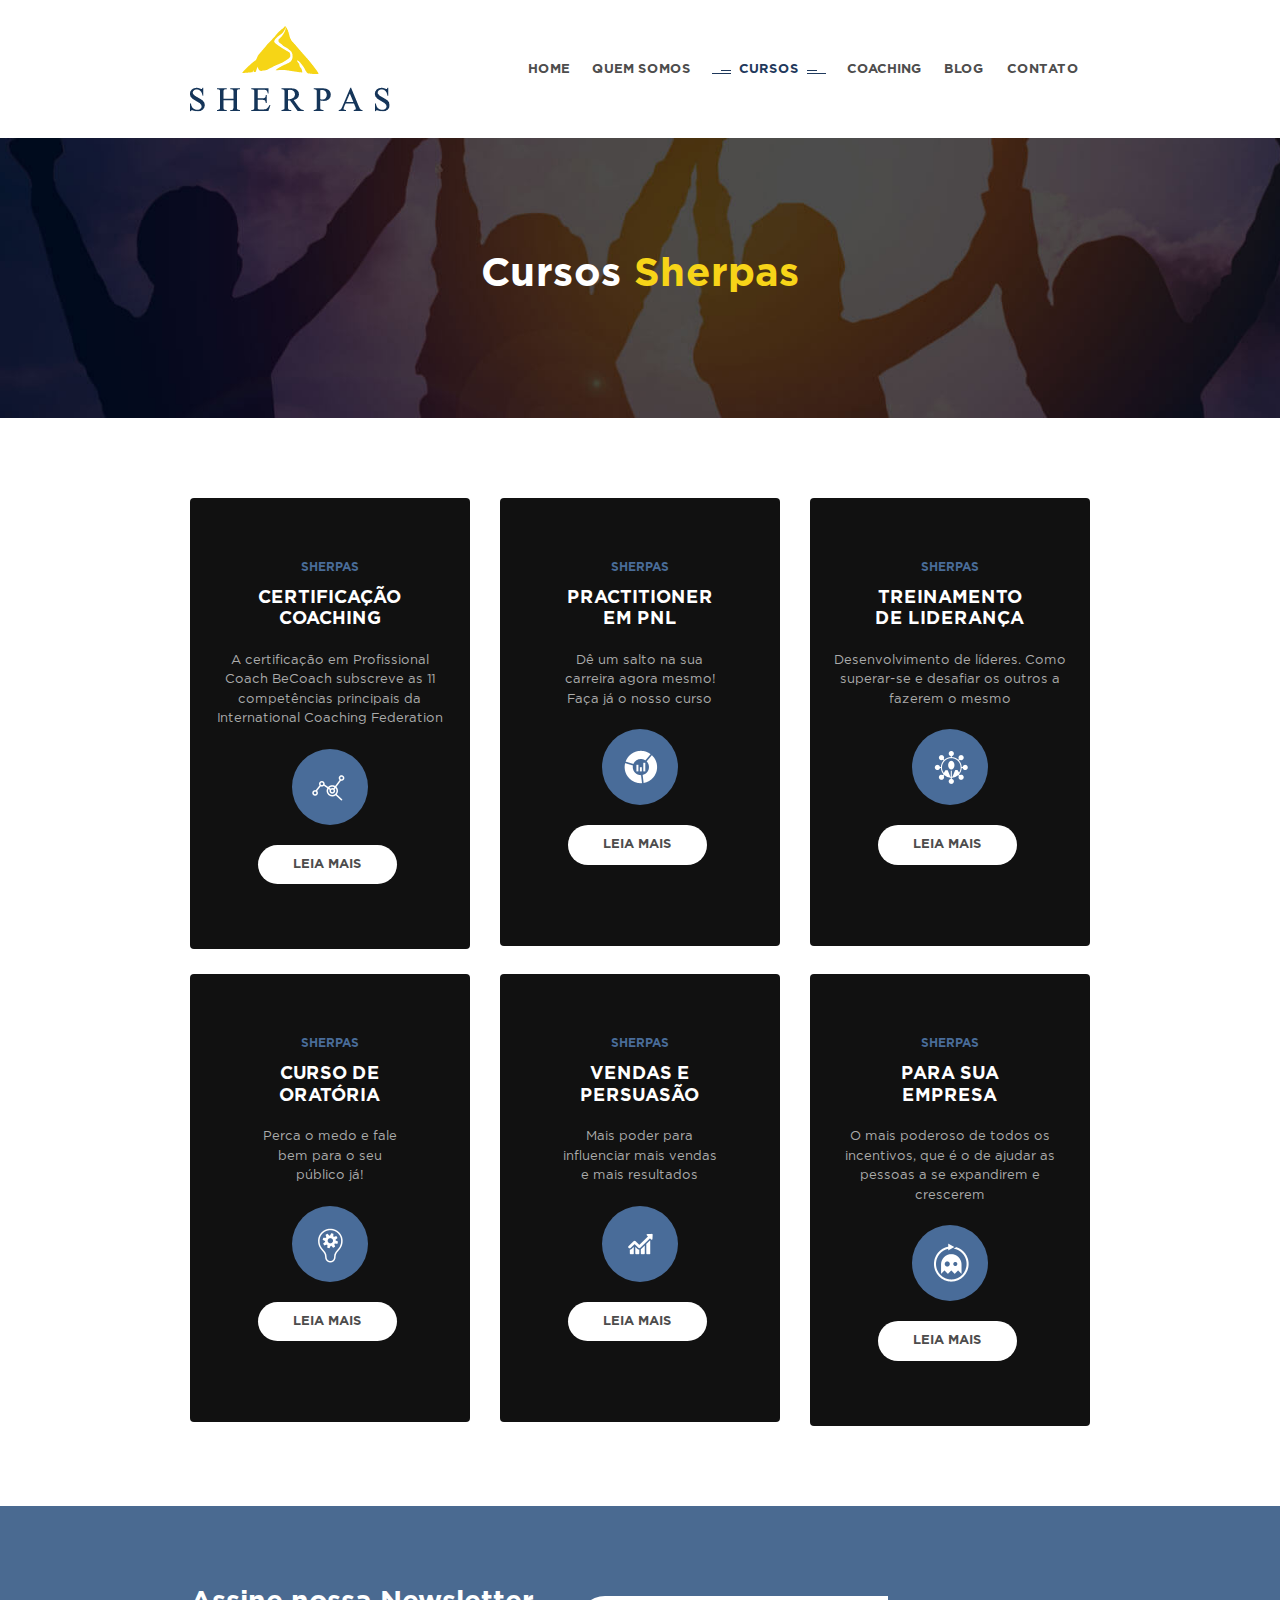
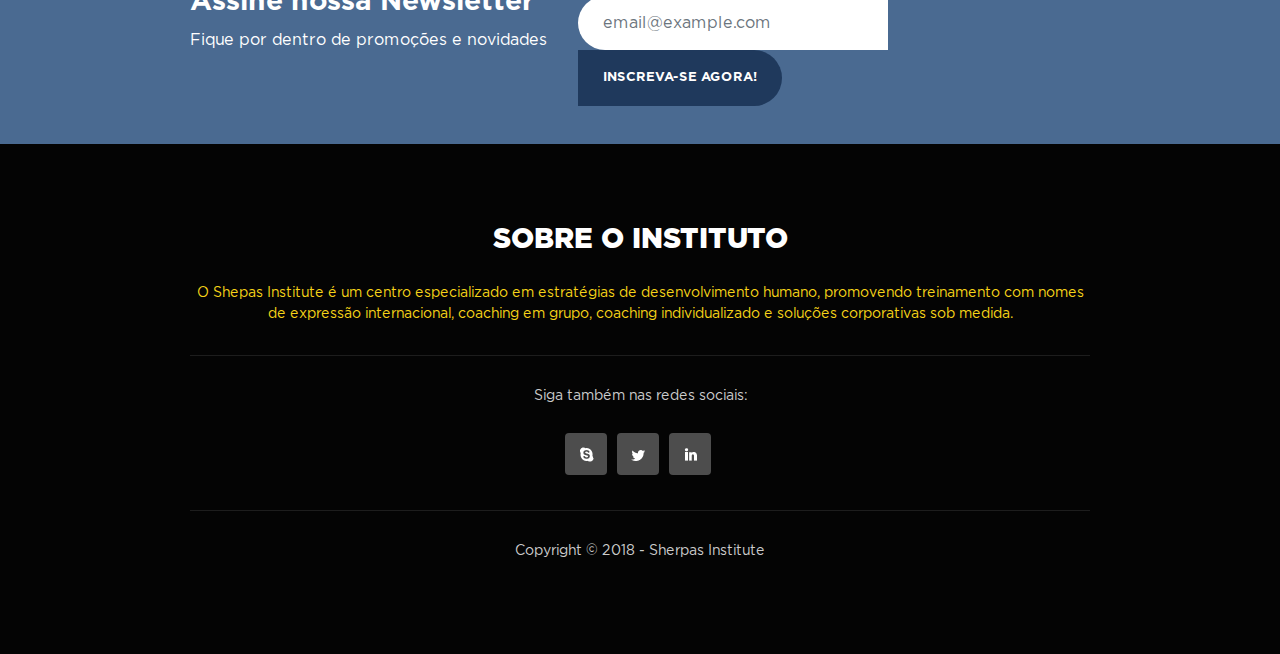
<file: cursos.html>
<!doctype html>
<html lang="pt-br">
  <head>
  	<meta charset="utf-8">
    <meta name="viewport" content="width=device-width, initial-scale=1, shrink-to-fit=no">
    <title>SHERPAS INSTITUTE</title>
    <meta name="description" content="O Sherpas Institute, tem a missão de levar você, com segurança e velocidade, para o seu topo, para a concretização dos seus objetivos, para a realização dos seus maiores sonhos." />
    <meta name="keywords" content="Cursos, Certificação Coaching, Curso de oratória, Treinamento de liderança" />
		<meta name="copyright" content="Sherpas Institute" />
		<meta name="author" content="Igor Santos - Front End Developer" />
		<link rel="icon" href="images/favicon/favicon-16x16.png" sizes="16x16">
		<link rel="apple-touch-icon" href="images/favicon/apple-touch-icon.png" sizes="180x180">
		<meta name="msapplication-TileImage" content="images/favicon/mstile-150x150.png"/>
		<meta name="msapplication-TileColor" content="#f3cb0b"/>
    <!-- Bootstrap Stylesheets -->
    <link rel="stylesheet" type="text/css" href="assets/css/bootstrap.min.css">
    <!-- Owl Stylesheets -->
    <link rel="stylesheet" type="text/css" href="assets/css/owl.carousel.min.css">
    <link rel="stylesheet" type="text/css" href="assets/css/owl.theme.default.min.css">
    <!-- Sherpas Stylesheets -->
    <link rel="stylesheet" type="text/css" href="assets/css/main.css">
  </head>
  <body>
    
    <nav class="navbar navbar-expand-lg navbar-light">
      <div class="sp-container">
        <a class="navbar-brand" href="#">
          <img src="images/logo-sherpas.png" alt="">
        </a>
        <button class="navbar-toggler float-right" type="button" data-toggle="collapse" data-target="#menu" aria-controls="menu" aria-expanded="false" aria-label="Toggle navigation">
          <span class="navbar-toggler-icon"></span>
        </button>
        <div class="collapse navbar-collapse float-lg-right" id="menu">
          <ul class="navbar-nav">
            <li class="nav-item">
              <a class="nav-link" href="index.html" target="_parent">HOME</a>
            </li>
            <li class="nav-item">
              <a class="nav-link" href="quem-somos.html" target="_parent">QUEM SOMOS</a>
            </li>
            <li class="nav-item active">
              <a class="nav-link" href="cursos.html" target="_parent">CURSOS</a>
            </li>
            <li class="nav-item">
              <a class="nav-link" href="coaching.html" target="_parent">COACHING</a>
            </li>
            <li class="nav-item">
              <a class="nav-link" href="blog.html" target="_parent">BLOG</a>
            </li>
            <li class="nav-item">
              <a class="nav-link" href="contato.html" target="_parent">CONTATO</a>
            </li>
          </ul>
        </div>
      </div>
    </nav>

    <header class="header hd-cursos white-color d-flex">
      <div class="align-self-center">
        <h1>Cursos <span class="yellow-color">Sherpas</span></h1>
      </div>
    </header>

    <section id="pg-cursos">
      <div class="sp-container">
        <div class="sp-content">
          <div class="row rw-mg-custom">
            <div class="col-lg-4">
              <div class="pg-cursos-item text-center">
                <span>SHERPAS</span>
                <h3>CERTIFICAÇÃO<br>COACHING</h3>
                <p>
                  A certificação em Profissional Coach BeCoach subscreve as 11 competências principais da International Coaching Federation
                </p>
                <div class="icon-curso">
                  <img src="images/cursos/icon-certificacao-coaching.png" alt="">
                </div>
                <a href="pagina-de-curso.html" target="_parent" class="bt bg-white dark-gray-color">LEIA MAIS</a>
              </div>
            </div>
            <div class="col-lg-4">
              <div class="pg-cursos-item text-center">
                <span>SHERPAS</span>
                <h3>PRACTITIONER<br>EM PNL</h3>
                <p>
                  Dê um salto na sua <br>carreira agora mesmo!<br> Faça já o nosso curso
                </p>
                <div class="icon-curso">
                  <img src="images/cursos/icon-practitioner-em-pnl.png" alt="">
                </div>
                <a href="pagina-de-curso.html" target="_parent" class="bt bg-white dark-gray-color">LEIA MAIS</a>
              </div>
            </div>
            <div class="col-lg-4">
              <div class="pg-cursos-item text-center">
                <span>SHERPAS</span>
                <h3>TREINAMENTO<br>DE LIDERANÇA</h3>
                <p>
                  Desenvolvimento de líderes. Como superar-se e desafiar os outros a fazerem o mesmo
                </p>
                <div class="icon-curso">
                  <img src="images/cursos/icon-treinamento-de-lideranca.png" alt="">
                </div>
                <a href="pagina-de-curso.html" target="_parent" class="bt bg-white dark-gray-color">LEIA MAIS</a>
              </div>
            </div>
          </div>
          <div class="row">
            <div class="col-lg-4">
              <div class="pg-cursos-item text-center">
                <span>SHERPAS</span>
                <h3>CURSO DE<br>ORATÓRIA</h3>
                <p>
                  Perca o medo e fale<br> bem para o seu<br> público já!
                </p>
                <div class="icon-curso">
                  <img src="images/cursos/icon-oratoria.png" alt="">
                </div>
                <a href="pagina-de-curso.html" target="_parent" class="bt bg-white dark-gray-color">LEIA MAIS</a>
              </div>
            </div>
            <div class="col-lg-4">
              <div class="pg-cursos-item text-center">
                <span>SHERPAS</span>
                <h3>VENDAS E<br>PERSUASÃO</h3>
                <p>
                  Mais poder para <br>influenciar mais vendas <br>e mais resultados
                </p>
                <div class="icon-curso">
                  <img src="images/cursos/icon-vendas-persuasao.png" alt="">
                </div>
                <a href="pagina-de-curso.html" target="_parent" class="bt bg-white dark-gray-color">LEIA MAIS</a>
              </div>
            </div>
            <div class="col-lg-4">
              <div class="pg-cursos-item text-center">
                <span>SHERPAS</span>
                <h3>PARA SUA<br>EMPRESA</h3>
                <p>
                  O mais poderoso de todos os incentivos, que é o de ajudar as pessoas a se expandirem e crescerem
                </p>
                <div class="icon-curso">
                  <img src="images/cursos/icon-para-sua-empresa.png" alt="">
                </div>
                <a href="pagina-de-curso.html" target="_parent" class="bt bg-white dark-gray-color">LEIA MAIS</a>
              </div>
            </div>
          </div>
        </div>
      </div>
    </section>
    
    <div class="newsletter">
      <iframe src="newsletter-include.html" frameborder="0" width="100%" height="231" SCROLLING="NO"></iframe>
    </div>

    <div class="footer">
      <iframe src="footer-include.html" frameborder="0" width="100%" height="503" SCROLLING="NO"></iframe>
      <div class="sp-container text-center">
    </div>

    <script type="text/javascript" src="assets/js/jquery.min.js"></script>
    <script type="text/javascript" src="assets/js/bootstrap.min.js"></script>
    <script type="text/javascript" src="assets/js/owl.carousel.min.js"></script>
    <script type="text/javascript" src="assets/js/main.js"></script>

  </body>
</html>
</file>
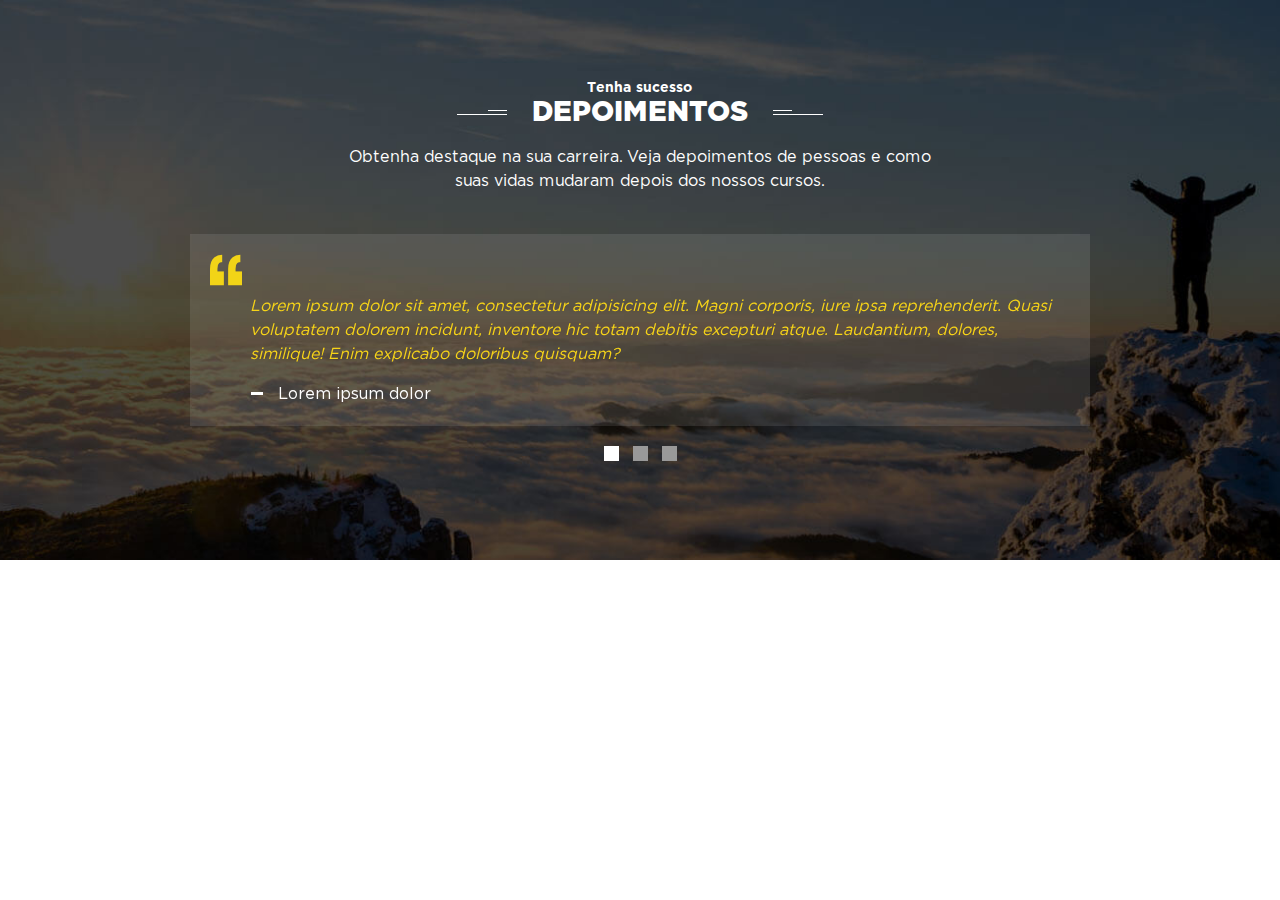
<file: depoimentos-include.html>
<!doctype html>
<html lang="pt-br">
  <head>
  	<meta charset="utf-8">
    <meta name="viewport" content="width=device-width, initial-scale=1, shrink-to-fit=no">
    <title>SHERPAS INSTITUTE</title>
    <!-- Bootstrap Stylesheets -->
    <link rel="stylesheet" type="text/css" href="assets/css/bootstrap.min.css">
    <!-- Owl Stylesheets -->
    <link rel="stylesheet" type="text/css" href="assets/css/owl.carousel.min.css">
    <link rel="stylesheet" type="text/css" href="assets/css/owl.theme.default.min.css">
    <!-- Sherpas Stylesheets -->
    <link rel="stylesheet" type="text/css" href="assets/css/main.css">
  </head>
  <body>

    <section id="sct3">
      <div class="sp-container">
        <div class="sp-content white-color">
          <div class="sp-title">
            <h1>
              <span class="d-block">Tenha sucesso</span>DEPOIMENTOS
            </h1>
          </div>
          <div class="row">
            <div class="col-lg-8 offset-lg-2">
              <p class="text-center">
                Obtenha destaque na sua carreira. Veja  depoimentos de pessoas e como suas vidas mudaram depois dos nossos cursos.
              </p>
            </div>
          </div>
          <div class="owl-carousel owl-theme" id="carousel-depoimentos">
            <div class="item">
              <div class="depoimento">
                <p>
                  Lorem ipsum dolor sit amet, consectetur adipisicing elit. Magni corporis, iure ipsa reprehenderit. Quasi voluptatem dolorem incidunt, inventore hic totam debitis excepturi atque. Laudantium, dolores, similique! Enim explicabo doloribus quisquam?
                </p>
                <ul class="autor">
                  <li>Lorem ipsum dolor</li>
                </ul>
              </div>
            </div>
            <div class="item">
              <div class="depoimento">
                <p>
                  Lorem ipsum dolor sit amet, consectetur adipisicing elit. Magni corporis, iure ipsa reprehenderit. Quasi voluptatem dolorem incidunt, inventore hic totam debitis excepturi atque. Laudantium, dolores, similique! Enim explicabo doloribus quisquam?
                </p>
                <ul class="autor">
                  <li>Lorem ipsum dolor</li>
                </ul>
              </div>
            </div>
            <div class="item">
              <div class="depoimento">
                <p>
                  Lorem ipsum dolor sit amet, consectetur adipisicing elit. Magni corporis, iure ipsa reprehenderit. Quasi voluptatem dolorem incidunt, inventore hic totam debitis excepturi atque. Laudantium, dolores, similique! Enim explicabo doloribus quisquam?
                </p>
                <ul class="autor">
                  <li>Lorem ipsum dolor</li>
                </ul>
              </div>
            </div>
          </div>
        </div>
      </div>
    </section>

    <script type="text/javascript" src="assets/js/jquery.min.js"></script>
    <script type="text/javascript" src="assets/js/bootstrap.min.js"></script>
    <script type="text/javascript" src="assets/js/owl.carousel.min.js"></script>
    <script type="text/javascript" src="assets/js/main.js"></script>

  </body>
</html>
</file>
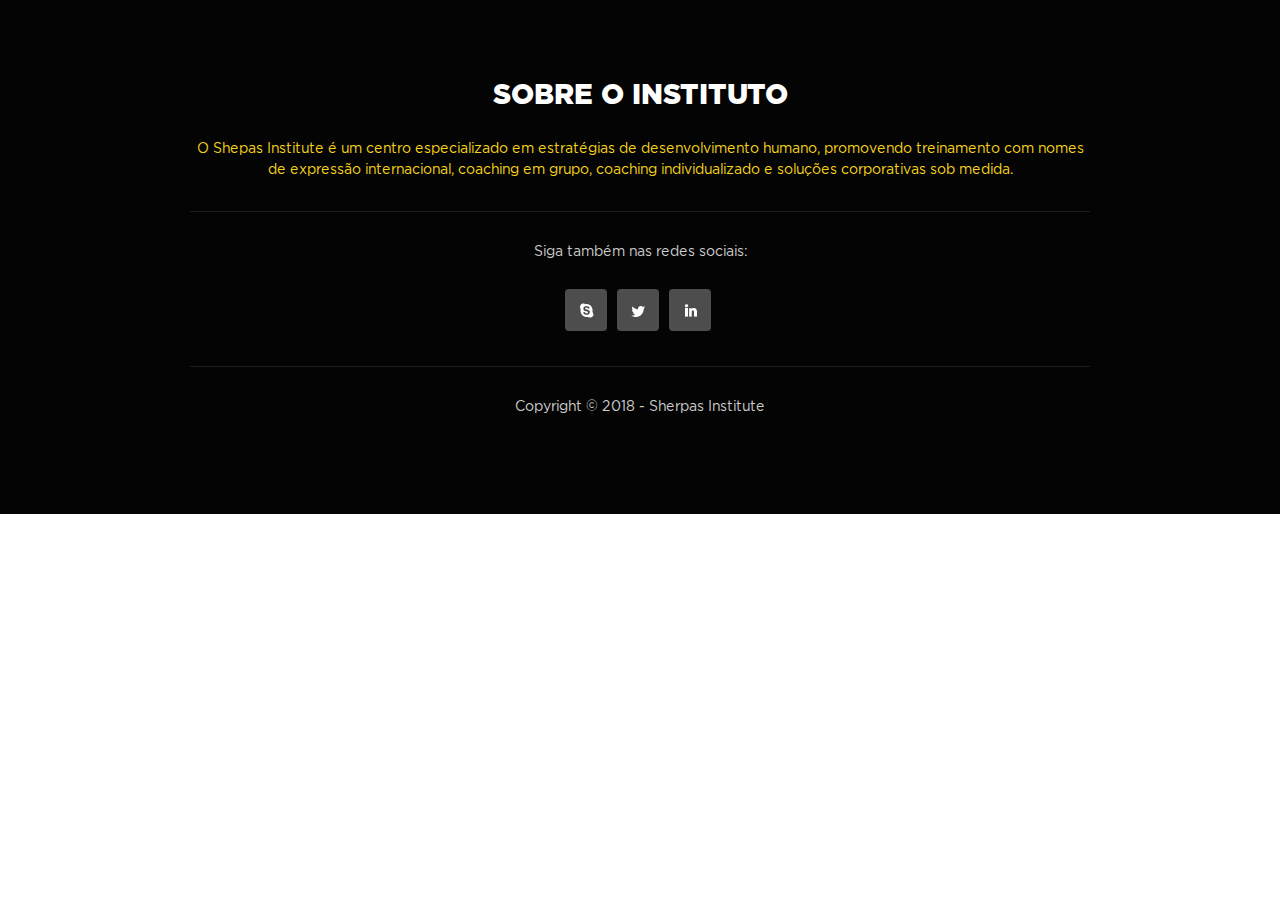
<file: footer-include.html>
<!doctype html>
<html lang="pt-br">
  <head>
  	<meta charset="utf-8">
    <meta name="viewport" content="width=device-width, initial-scale=1, shrink-to-fit=no">
    <title>SHERPAS INSTITUTE</title>
    <!-- Bootstrap Stylesheets -->
    <link rel="stylesheet" type="text/css" href="assets/css/bootstrap.min.css">
    <!-- Sherpas Stylesheets -->
    <link rel="stylesheet" type="text/css" href="assets/css/main.css">
  </head>
  <body>
    
    <footer>
      <div class="sp-container">
        <div class="sp-content text-center">
          <h1 class="text-uppercase">Sobre o Instituto</h1>
          <p class="yellow-color">
            O Shepas Institute é um centro especializado em estratégias de desenvolvimento humano, promovendo treinamento com nomes de expressão internacional, coaching em grupo, coaching individualizado e soluções corporativas sob medida.
          </p>
          <hr>
          <p>
            Siga também nas redes sociais:
          </p>
          <a href="">
            <img src="images/icon_skype.png" alt="">
          </a>
          <a href="">
            <img src="images/icon_twitter.png" alt="">
          </a>
          <a href="">
            <img src="images/icon_linkedin.png" alt="">
          </a>
          <hr>
          <p>
            Copyright &copy; 2018 - Sherpas Institute
          </p>
        </div>
      </div>
    </footer>

  </body>
</html>
</file>
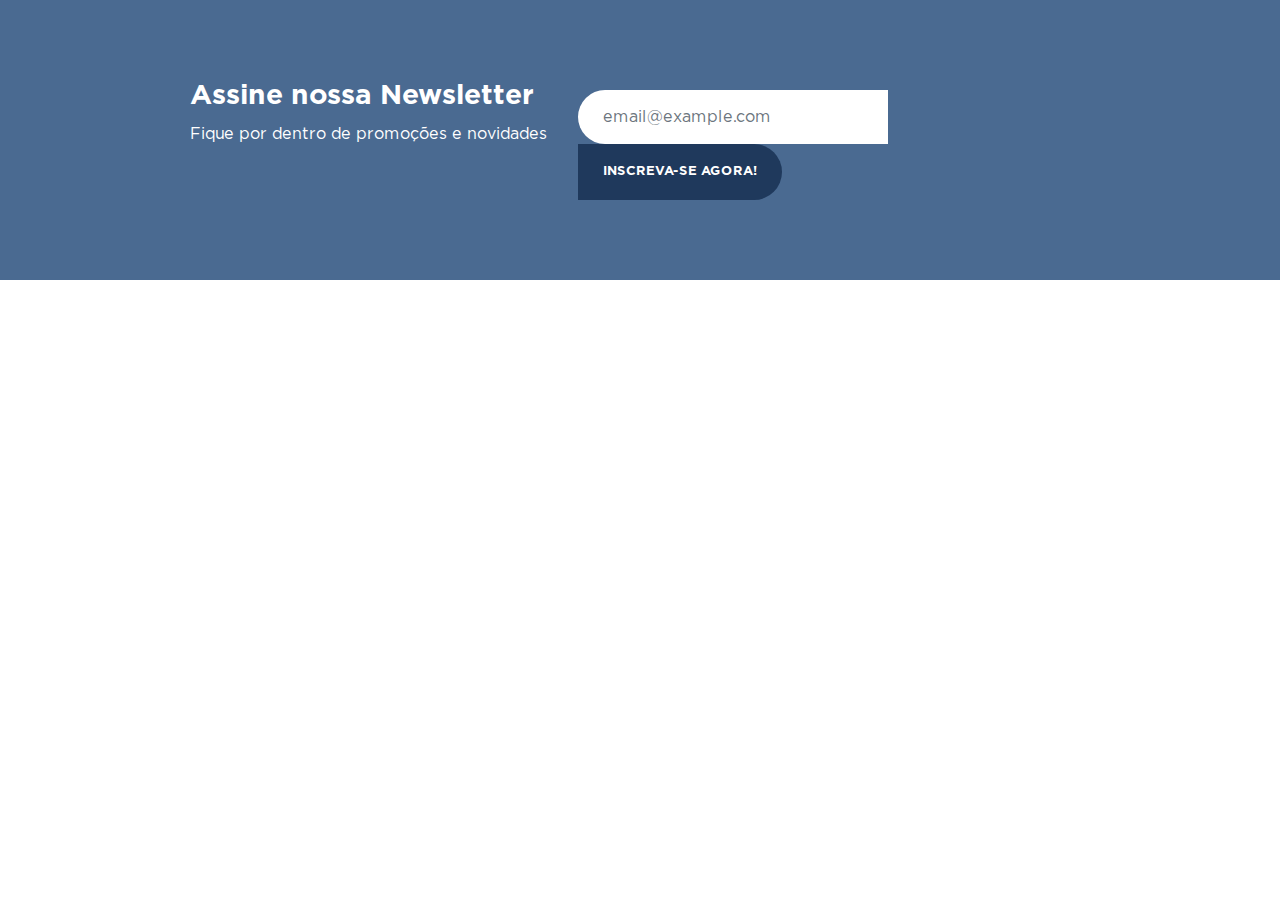
<file: newsletter-include.html>
<!doctype html>
<html lang="pt-br">
  <head>
  	<meta charset="utf-8">
    <meta name="viewport" content="width=device-width, initial-scale=1, shrink-to-fit=no">
    <title>SHERPAS INSTITUTE</title>
    <!-- Bootstrap Stylesheets -->
    <link rel="stylesheet" type="text/css" href="assets/css/bootstrap.min.css">
    <!-- Sherpas Stylesheets -->
    <link rel="stylesheet" type="text/css" href="assets/css/main.css">
  </head>
  <body>
    
    <section id="sct5">
      <div class="sp-container">
        <div class="sp-content">
          <div class="row">
            <div class="col-lg-5 white-color">
              <h3>Assine nossa Newsletter</h3>
              <p>Fique por dentro de promoções e novidades</p>
            </div>
            <div class="col-lg-7">
              <form class="form-inline">
                <div class="form-group">
                  <input type="text" class="form-control" placeholder="email@example.com">
                </div>
                <a href="" class="bt bg-blue white-color">INSCREVA-SE AGORA!</a>
              </form>
            </div>
          </div>
        </div>
      </div>
    </section>

  </body>
</html>
</file>
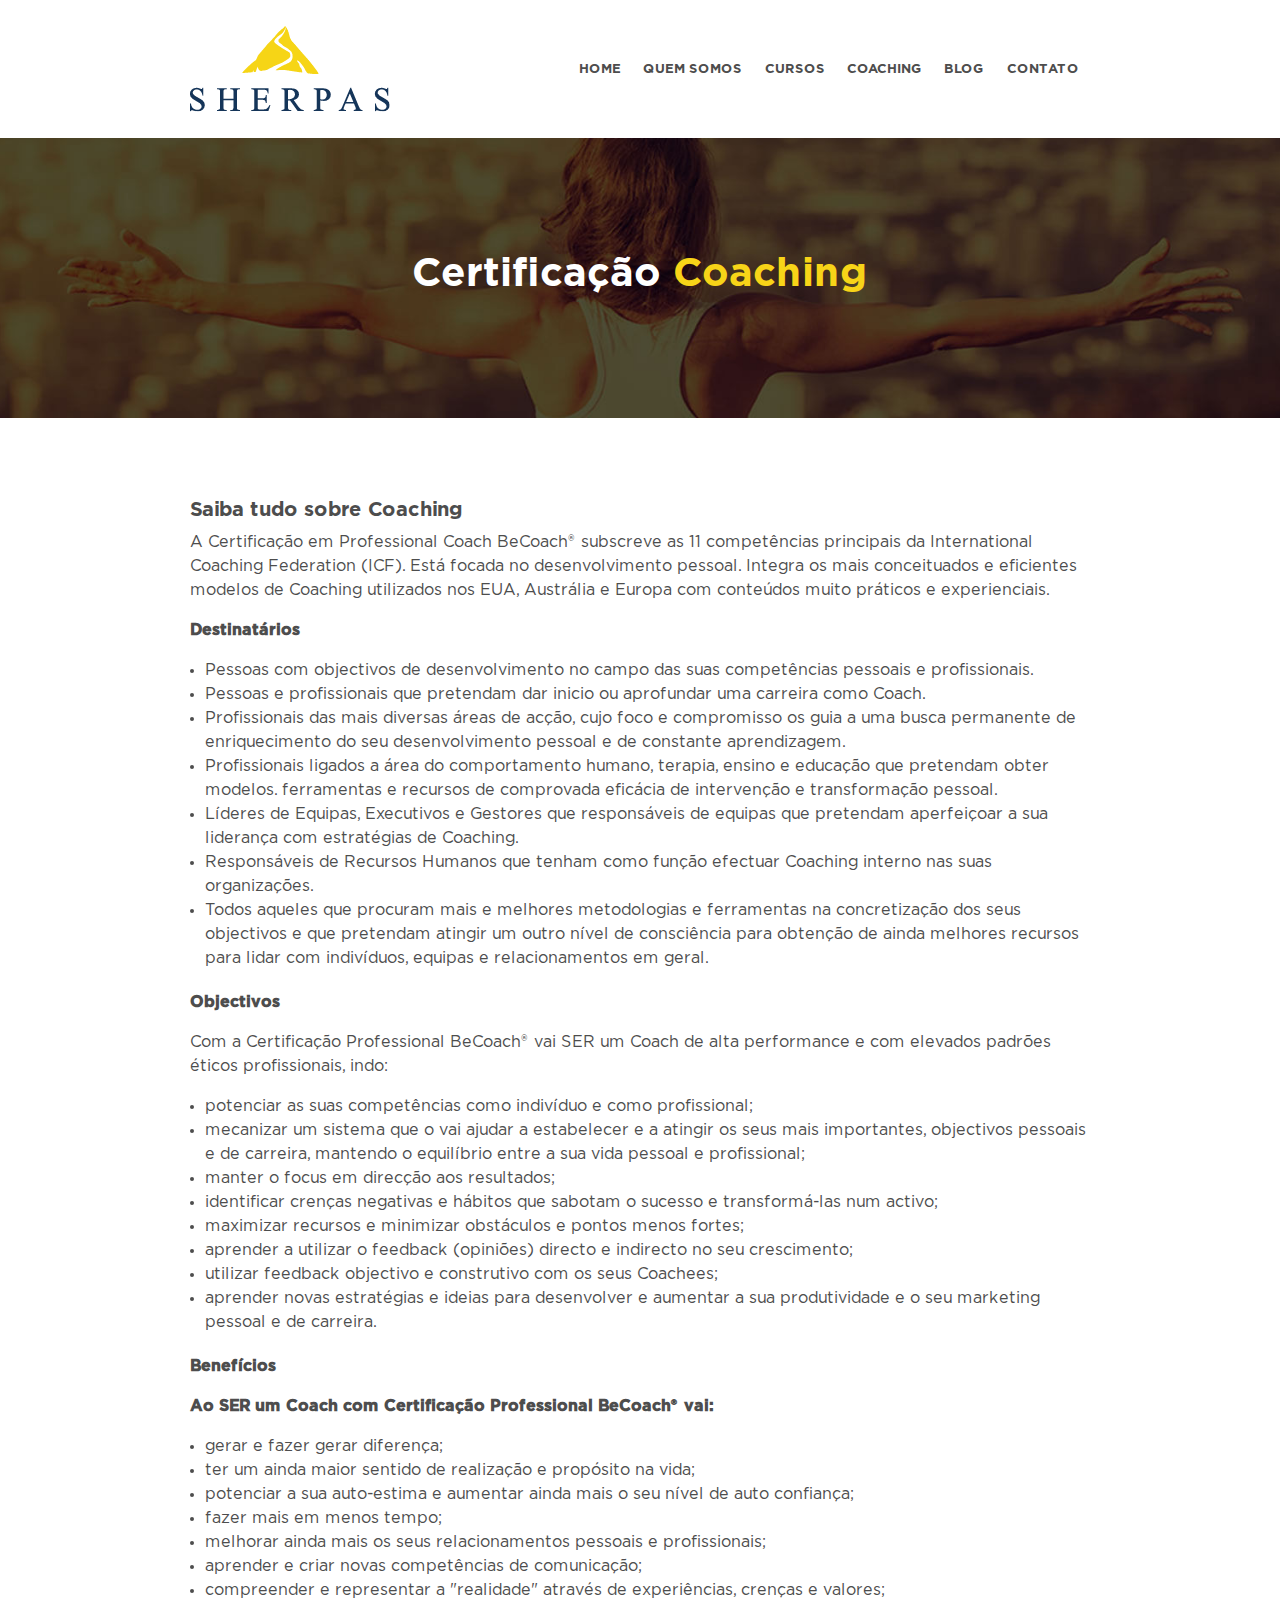
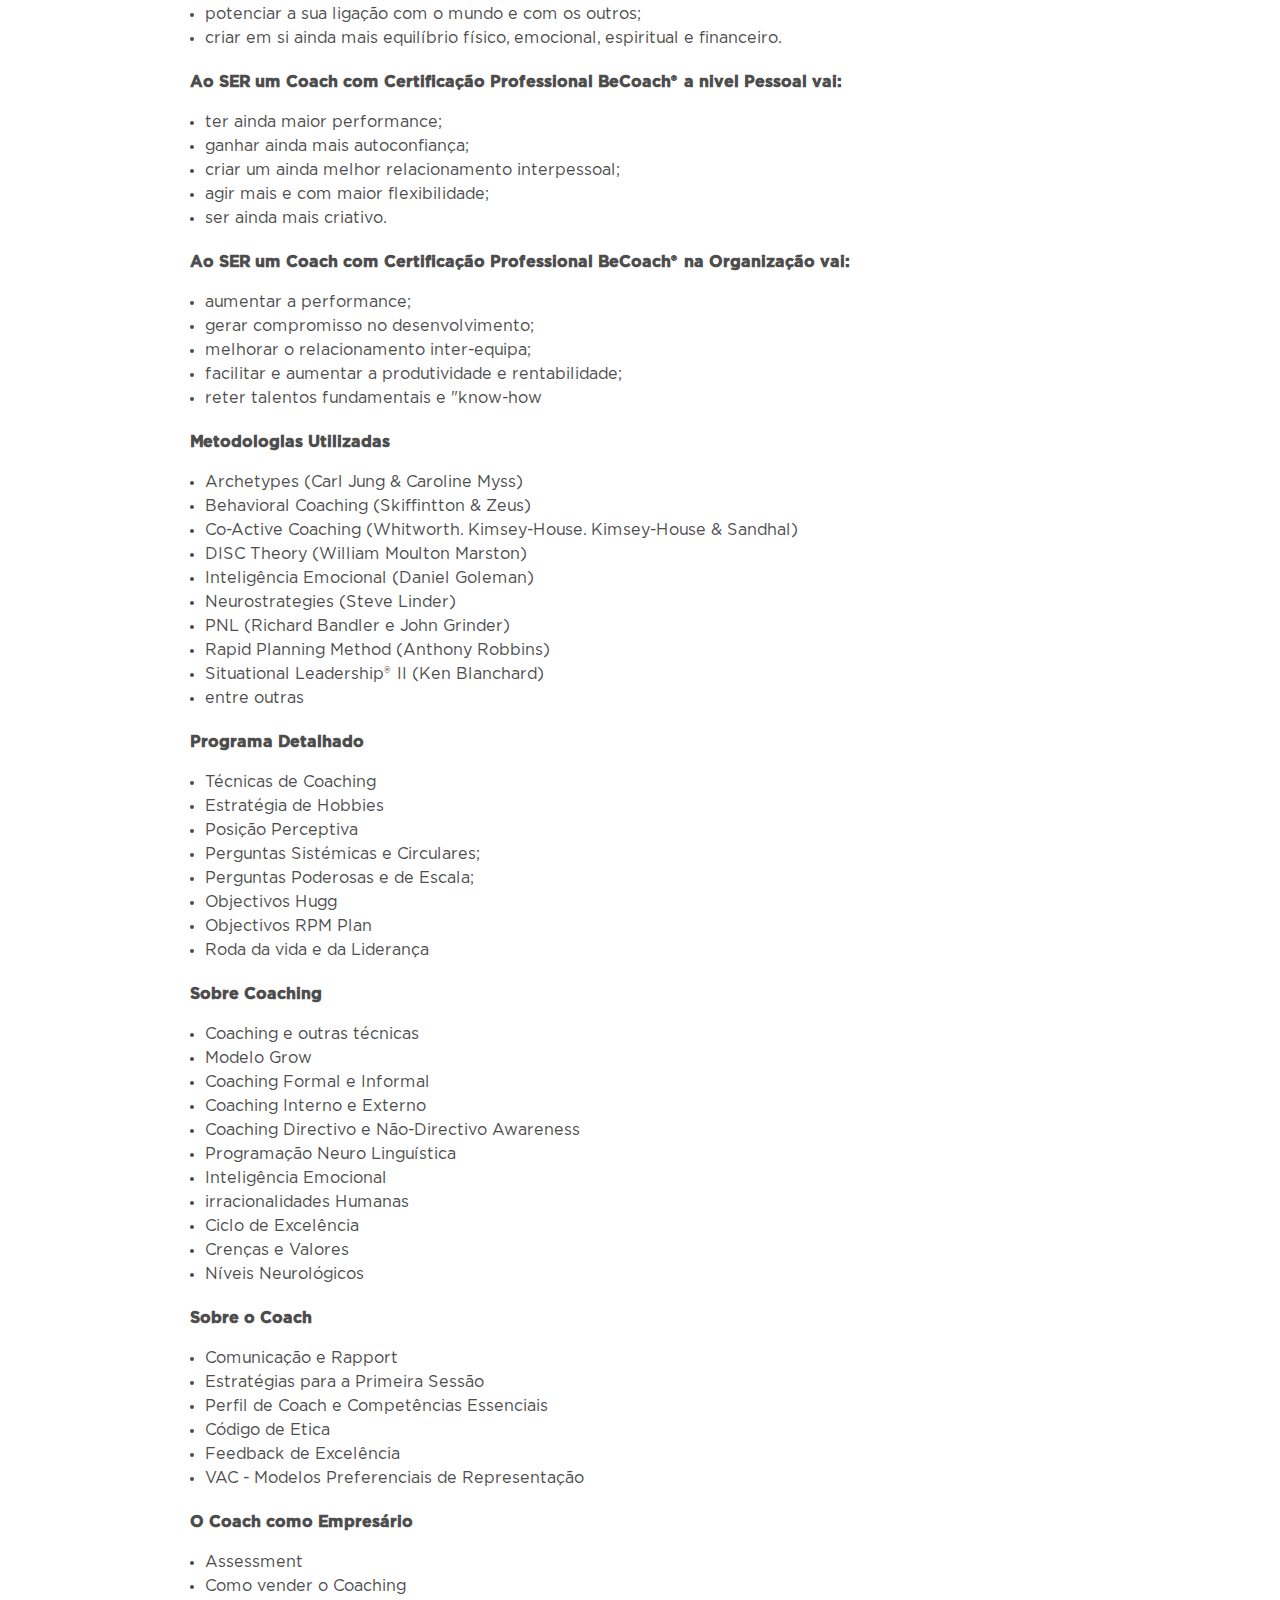
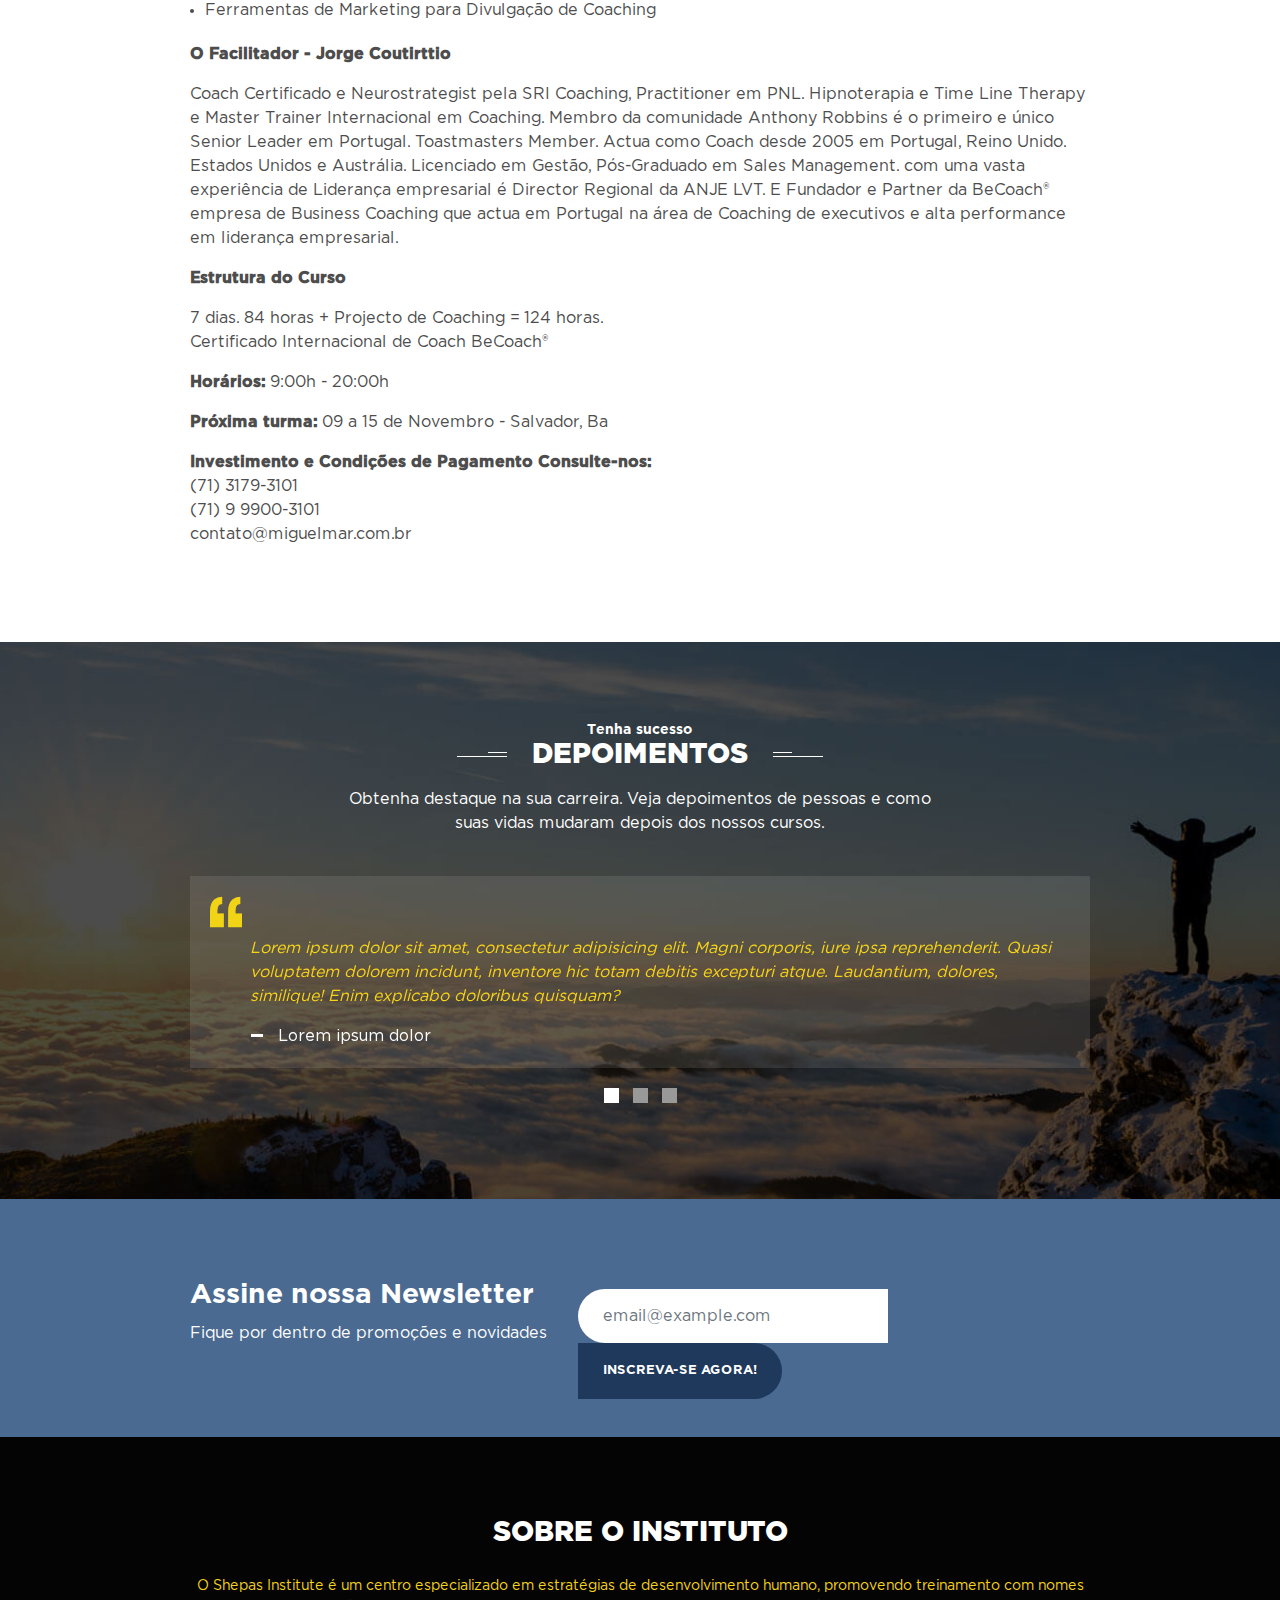
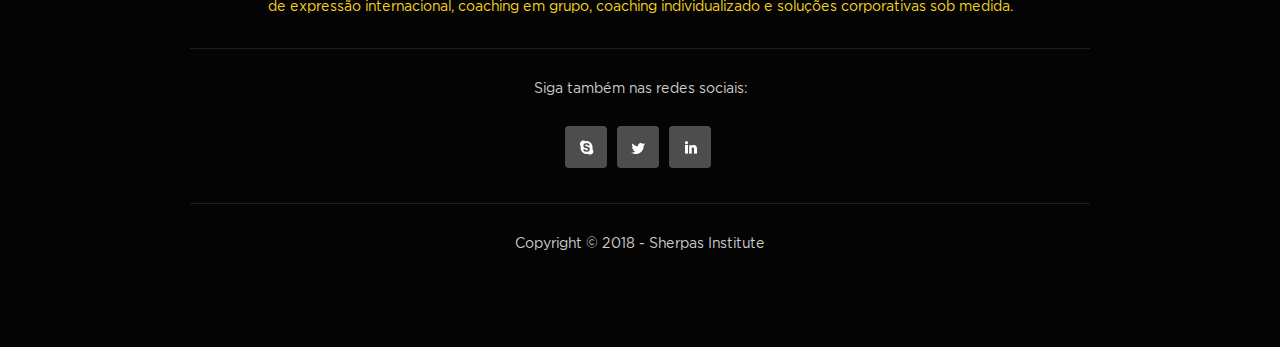
<file: pagina-de-curso.html>
<!doctype html>
<html lang="pt-br">
  <head>
    <meta charset="utf-8">
    <meta name="viewport" content="width=device-width, initial-scale=1, shrink-to-fit=no">
    <title>SHERPAS INSTITUTE</title>
    <meta name="description" content="O Sherpas Institute, tem a missão de levar você, com segurança e velocidade, para o seu topo, para a concretização dos seus objetivos, para a realização dos seus maiores sonhos." />
    <meta name="keywords" content="Cursos, Certificação Coaching, Curso de oratória, Treinamento de liderança" />
    <meta name="copyright" content="Sherpas Institute" />
    <meta name="author" content="Igor Santos - Front End Developer" />
    <link rel="icon" href="images/favicon/favicon-16x16.png" sizes="16x16">
    <link rel="apple-touch-icon" href="images/favicon/apple-touch-icon.png" sizes="180x180">
    <meta name="msapplication-TileImage" content="images/favicon/mstile-150x150.png"/>
    <meta name="msapplication-TileColor" content="#f3cb0b"/>
    <!-- Bootstrap Stylesheets -->
    <link rel="stylesheet" type="text/css" href="assets/css/bootstrap.min.css">
    <!-- Owl Stylesheets -->
    <link rel="stylesheet" type="text/css" href="assets/css/owl.carousel.min.css">
    <link rel="stylesheet" type="text/css" href="assets/css/owl.theme.default.min.css">
    <!-- Sherpas Stylesheets -->
    <link rel="stylesheet" type="text/css" href="assets/css/main.css">
  </head>
  <body>
    
    <nav class="navbar navbar-expand-lg navbar-light">
      <div class="sp-container">
        <a class="navbar-brand" href="#">
          <img src="images/logo-sherpas.png" alt="">
        </a>
        <button class="navbar-toggler float-right" type="button" data-toggle="collapse" data-target="#menu" aria-controls="menu" aria-expanded="false" aria-label="Toggle navigation">
          <span class="navbar-toggler-icon"></span>
        </button>
        <div class="collapse navbar-collapse float-lg-right" id="menu">
          <ul class="navbar-nav">
            <li class="nav-item">
              <a class="nav-link" href="index.html" target="_parent">HOME</a>
            </li>
            <li class="nav-item">
              <a class="nav-link" href="quem-somos.html" target="_parent">QUEM SOMOS</a>
            </li>
            <li class="nav-item">
              <a class="nav-link" href="cursos.html" target="_parent">CURSOS</a>
            </li>
            <li class="nav-item">
              <a class="nav-link" href="coaching.html" target="_parent">COACHING</a>
            </li>
            <li class="nav-item">
              <a class="nav-link" href="blog.html" target="_parent">BLOG</a>
            </li>
            <li class="nav-item">
              <a class="nav-link" href="contato.html" target="_parent">CONTATO</a>
            </li>
          </ul>
        </div>
      </div>
    </nav>

    <header class="header hd-pg-curso white-color d-flex">
      <div class="align-self-center">
        <h1>Certificação <span class="yellow-color">Coaching</span></h1>
      </div>
    </header>

    <section id="pg-coaching">
      <div class="sp-container">
        <div class="sp-content">
          <h5>Saiba tudo sobre Coaching</h5>
          <p>
            A Certificação em Professional Coach BeCoach® subscreve as 11 competências principais da International Coaching Federation (ICF). Está focada no desenvolvimento pessoal. Integra os mais conceituados e eficientes modelos de Coaching utilizados nos EUA, Austrália e Europa com conteúdos muito práticos e experienciais.
          </p>
          <p><b>Destinatários</b></p>
          <ul>
            <li>Pessoas com objectivos de desenvolvimento no campo das suas competências pessoais e profissionais.</li>
            <li>Pessoas e profissionais que pretendam dar inicio ou aprofundar uma carreira como Coach.</li>
            <li>Profissionais das mais diversas áreas de acção, cujo foco e compromisso os guia a uma busca permanente de enriquecimento do seu desenvolvimento pessoal
            e de constante aprendizagem.</li>
            <li>Profissionais ligados a área do comportamento humano, terapia, ensino e educação que pretendam obter modelos. ferramentas e recursos de comprovada
            eficácia de intervenção e transformação pessoal.</li>
            <li>Líderes de Equipas, Executivos e Gestores que responsáveis de equipas que pretendam aperfeiçoar a sua liderança com estratégias de Coaching.</li>
            <li>Responsáveis de Recursos Humanos que tenham como função efectuar Coaching interno nas suas organizações.</li>
            <li>Todos aqueles que procuram mais e melhores metodologias e ferramentas na concretização dos seus objectivos e que pretendam atingir um outro nível de consciência para obtenção de ainda melhores recursos para lidar com indivíduos, equipas e relacionamentos em geral.</li>
          </ul>
          <p><b>Objectivos</b></p>
          <p>Com a Certificação Professional BeCoach® vai SER um Coach de alta performance e com elevados padrões éticos profissionais, indo:</p>
          <ul>
            <li>
              potenciar as suas competências como indivíduo e como profissional;
            </li>
            <li>
              mecanizar um sistema que o vai ajudar a estabelecer e a atingir os seus mais importantes, objectivos pessoais e de carreira, mantendo o equilíbrio entre a sua vida pessoal e profissional;
            </li>
            <li>
              manter o focus em direcção aos resultados;
            </li>
            <li>
              identificar crenças negativas e hábitos que sabotam o sucesso e transformá-las num activo;
            <li>
              maximizar recursos e minimizar obstáculos e pontos menos fortes;
            </li>
            <li>
              aprender a utilizar o feedback (opiniões) directo e indirecto no seu crescimento;
            </li>
            <li>
              utilizar feedback objectivo e construtivo com os seus Coachees;
            </li>
            <li>
              aprender novas estratégias e ideias para desenvolver e aumentar a sua produtividade e o seu marketing pessoal e de carreira.
            </li>
          </ul>
          <p><b>Benefícios</b></p>
          <p><b>Ao SER um Coach com Certificação Professional BeCoach® vai:</b></p>
          <ul>
            <li>gerar e fazer gerar diferença;</li>
            <li>ter um ainda maior sentido de realização e propósito na vida;</li>
            <li>potenciar a sua auto-estima e aumentar ainda mais o seu nível de auto confiança;</li>
            <li>fazer mais em menos tempo;</li>
            <li> melhorar ainda mais os seus relacionamentos pessoais e profissionais;</li>
            <li>aprender e criar novas competências de comunicação;</li>
            <li>compreender e representar a "realidade" através de experiências, crenças e valores;</li>
            <li>potenciar a sua ligação com o mundo e com os outros;</li>
            <li>criar em si ainda mais equilíbrio físico, emocional, espiritual e financeiro.</li>
          </ul>
          <p><b>Ao SER um Coach com Certificação Professional BeCoach® a nivel Pessoal vai:</b></p>
          <ul>
            <li>ter ainda maior performance;</li>
            <li>ganhar ainda mais autoconfiança;</li>
            <li>criar um ainda melhor relacionamento interpessoal;</li>
            <li>agir mais e com maior flexibilidade;</li>
            <li>ser ainda mais criativo.</li>
          </ul>
          <p><b>Ao SER um Coach com Certificação Professional BeCoach® na Organização vai:</b></p>
          <ul>
            <li>aumentar a performance;</li>
            <li>gerar compromisso no desenvolvimento;</li>
            <li>melhorar o relacionamento inter-equipa;</li>
            <li>facilitar e aumentar a produtividade e rentabilidade;</li>
            <li>reter talentos fundamentais e "know-how</li>
          </ul>
          <p><b>Metodologlas Utilizadas</b></p>
          <ul>
            <li>Archetypes (Carl Jung & Caroline Myss)</li>
            <li>Behavioral Coaching (Skiffintton & Zeus)</li>
            <li>Co-Active Coaching (Whitworth. Kimsey-House. Kimsey-House & Sandhal)</li>
            <li>DISC Theory (William Moulton Marston)</li>
            <li>Inteligência Emocional (Daniel Goleman)</li>
            <li>Neurostrategies (Steve Linder)</li>
            <li>PNL (Richard Bandler e John Grinder)</li>
            <li>Rapid Planning Method (Anthony Robbins)</li>
            <li>Situational Leadership® II (Ken Blanchard)</li>
            <li>entre outras</li>
          </ul>
          <p><b>Programa Detalhado</b></p>
          <ul>
            <li>Técnicas de Coaching</li>
            <li>Estratégia de Hobbies</li>
            <li>Posição Perceptiva</li>
            <li>Perguntas Sistémicas e Circulares;</li>
            <li>Perguntas Poderosas e de Escala;</li>
            <li>Objectivos Hugg</li>
            <li>Objectivos RPM Plan</li>
            <li>Roda da vida e da Liderança</li>
          </ul>
          <p><b>Sobre Coaching</b></p>
          <ul>
            <li>Coaching e outras técnicas</li>
            <li>Modelo Grow</li>
            <li>Coaching Formal e Informal</li>
            <li>Coaching Interno e Externo</li>
            <li>Coaching Directivo e Não-Directivo Awareness</li>
            <li>Programação Neuro Linguística</li>
            <li>Inteligência Emocional</li>
            <li>irracionalidades Humanas</li>
            <li>Ciclo de Excelência</li>
            <li>Crenças e Valores</li>
            <li>Níveis Neurológicos</li>
          </ul>
          <p><b>Sobre o Coach</b></p>
          <ul>
            <li>Comunicação e Rapport</li>
            <li>Estratégias para a Primeira Sessão</li>
            <li>Perfil de Coach e Competências Essenciais</li>
            <li>Código de Etica</li>
            <li>Feedback de Excelência</li>
            <li>VAC - Modelos Preferenciais de Representação</li>
          </ul>
          <p><b>O Coach como Empresário</b></p>
          <ul>
            <li>Assessment</li>
            <li>Como vender o Coaching</li>
            <li>Ferramentas de Marketing para Divulgação de Coaching</li>
          </ul>
          <p><b>O Facilitador - Jorge Coutirttio</b></p>
          <p>
            Coach Certificado e Neurostrategist pela SRI Coaching, Practitioner em PNL. Hipnoterapia e Time Line Therapy e Master Trainer Internacional em Coaching. Membro da comunidade Anthony Robbins é o primeiro e único Senior Leader em Portugal. Toastmasters Member. Actua como Coach desde 2005 em Portugal, Reino Unido. Estados Unidos e Austrália. Licenciado em Gestão, Pós-Graduado em Sales Management. com uma vasta experiência de Liderança empresarial é Director Regional da ANJE LVT. E Fundador e Partner da BeCoach® empresa de Business Coaching que actua em Portugal na área de Coaching de executivos e alta performance em liderança empresarial.
          </p>
          <p><b>Estrutura do Curso</b></p>
          <p>
            7 dias. 84 horas + Projecto de Coaching = 124 horas.<br>
            Certificado Internacional de Coach BeCoach®
          </p>
          <p><b>Horários:</b> 9:00h - 20:00h</p>
          <p><b>Próxima turma:</b> 09 a 15 de Novembro - Salvador, Ba</p>
          <p>
            <b>Investimento e Condições de Pagamento Consulte-nos:</b><br>
            (71) 3179-3101<br>
            (71) 9 9900-3101<br>
            contato@miguelmar.com.br
          </p>
        </div>
      </div>
    </section>
    
    <iframe src="depoimentos-include.html" frameborder="0" width="100%" height="560" SCROLLING="NO" class="ifr-coaching"></iframe>
    
    <div class="newsletter">
      <iframe src="newsletter-include.html" frameborder="0" width="100%" height="231" SCROLLING="NO"></iframe>
    </div>

    <div class="footer">
      <iframe src="footer-include.html" frameborder="0" width="100%" height="503" SCROLLING="NO"></iframe>
      <div class="sp-container text-center">
    </div>

    <script type="text/javascript" src="assets/js/jquery.min.js"></script>
    <script type="text/javascript" src="assets/js/bootstrap.min.js"></script>
    <script type="text/javascript" src="assets/js/owl.carousel.min.js"></script>
    <script type="text/javascript" src="assets/js/main.js"></script>

  </body>
</html>
</file>
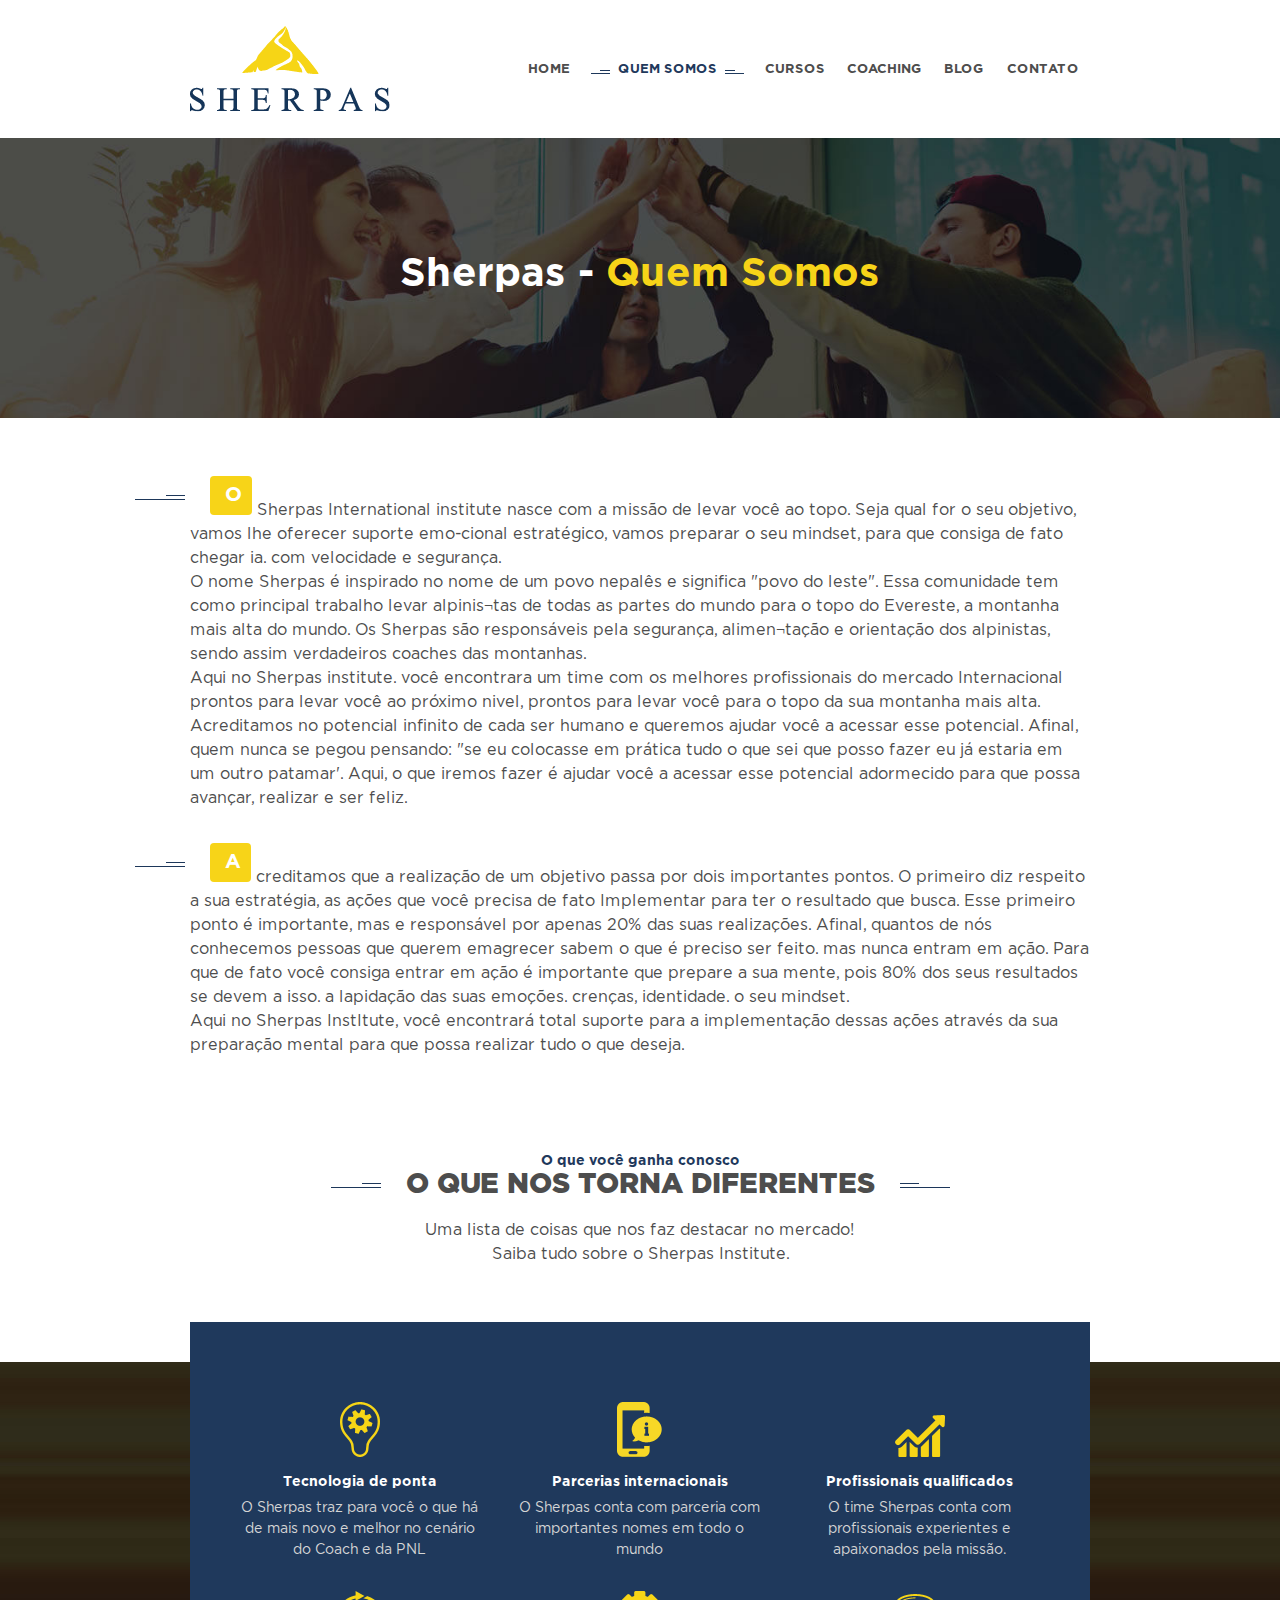
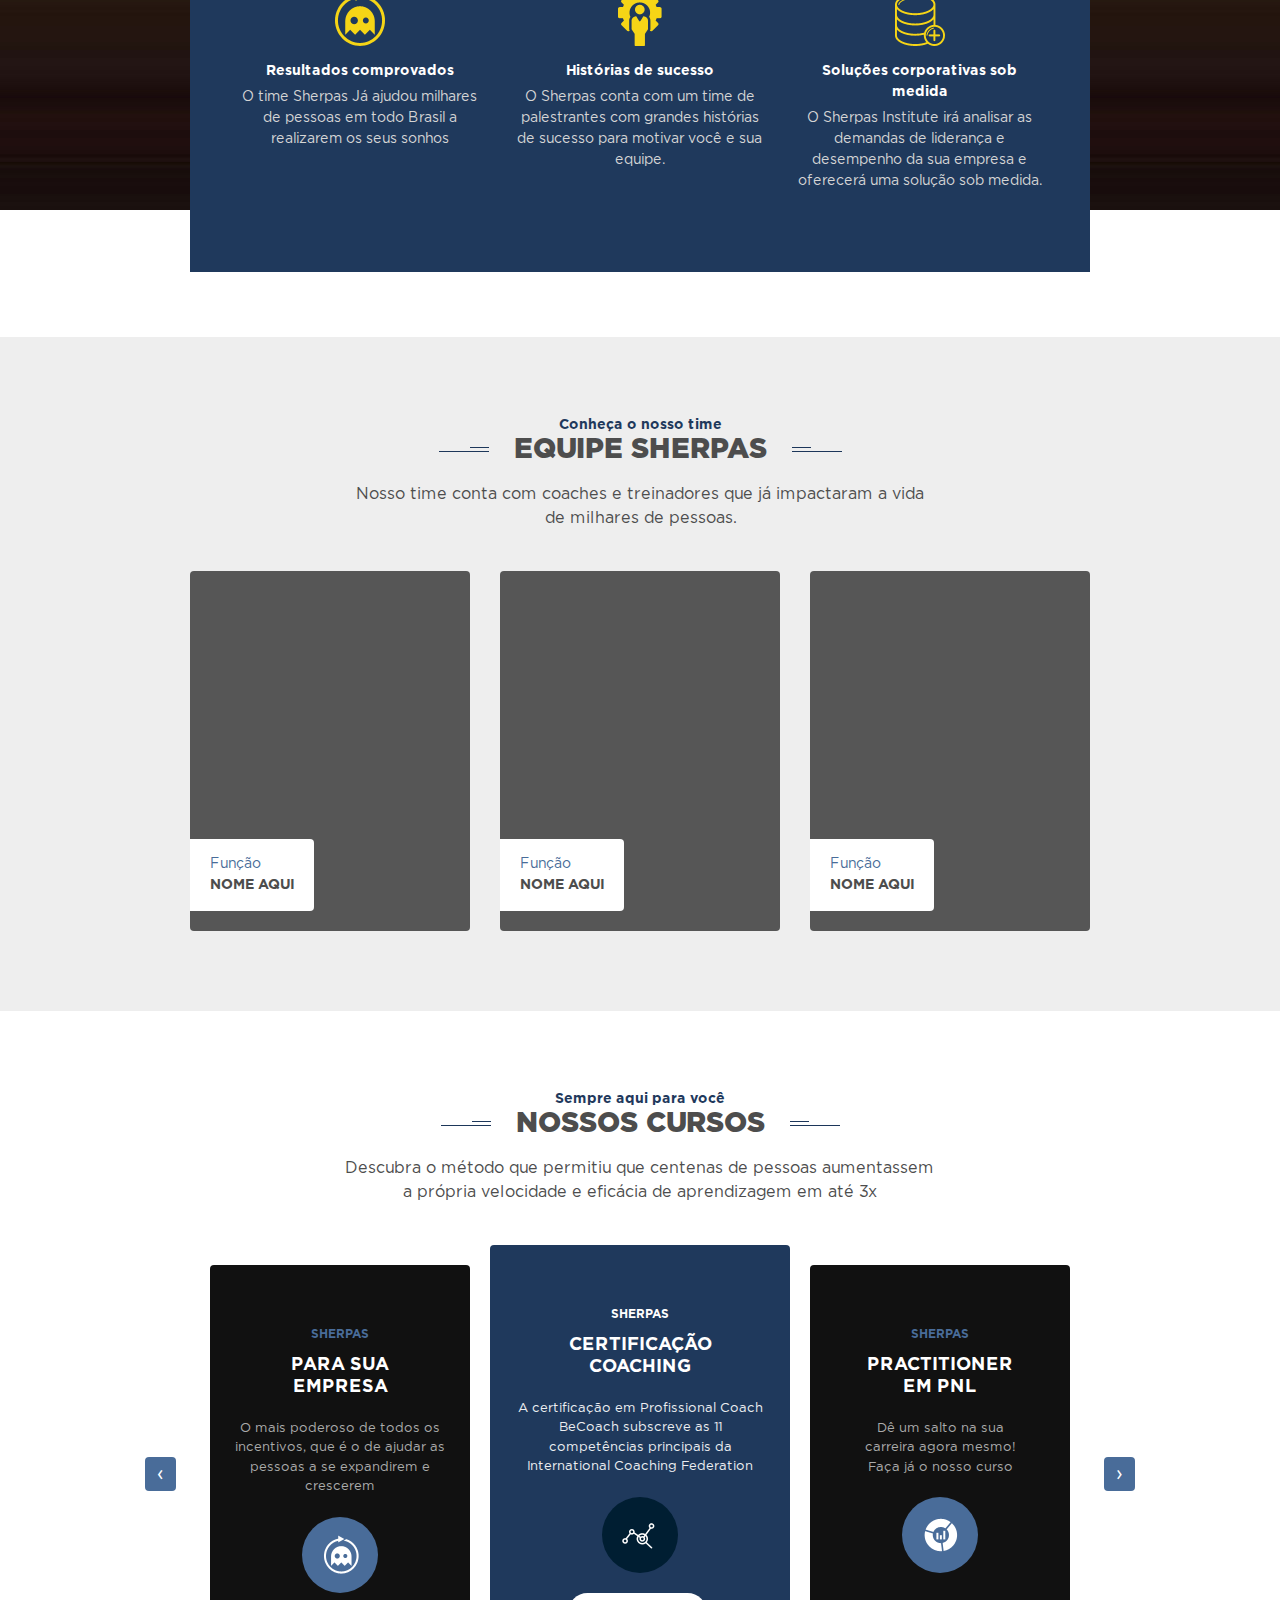
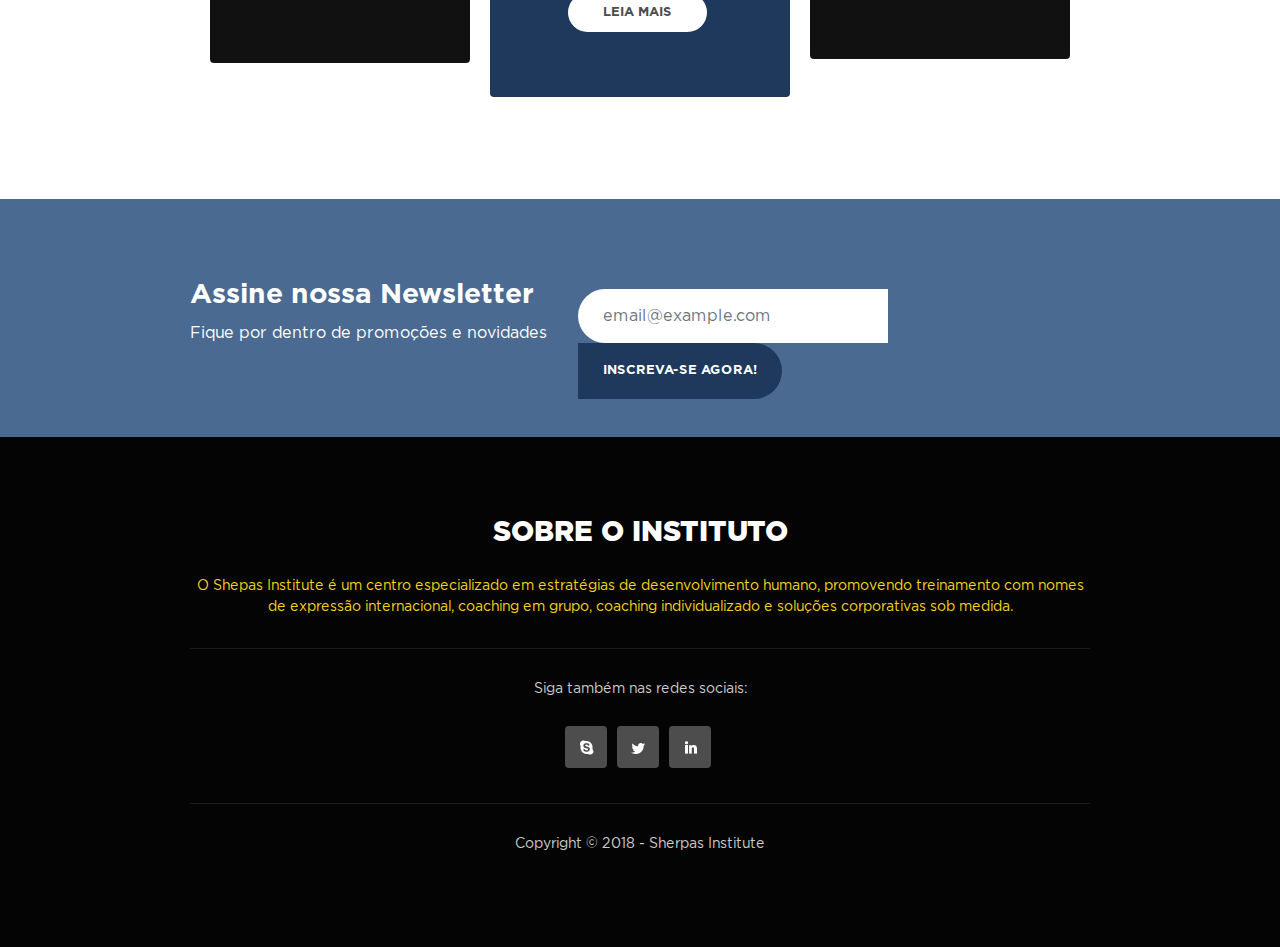
<file: quem-somos.html>
<!doctype html>
<html lang="pt-br">
  <head>
  	<meta charset="utf-8">
    <meta name="viewport" content="width=device-width, initial-scale=1, shrink-to-fit=no">
    <title>SHERPAS INSTITUTE - Quem somos</title>
    <meta name="description" content="O Sherpas Institute, tem a missão de levar você, com segurança e velocidade, para o seu topo, para a concretização dos seus objetivos, para a realização dos seus maiores sonhos." />
    <meta name="keywords" content="Cursos, Certificação Coaching, Curso de oratória, Treinamento de liderança" />
		<meta name="copyright" content="Sherpas Institute" />
		<meta name="author" content="Igor Santos - Front End Developer" />
		<link rel="icon" href="images/favicon/favicon-16x16.png" sizes="16x16">
		<link rel="apple-touch-icon" href="images/favicon/apple-touch-icon.png" sizes="180x180">
		<meta name="msapplication-TileImage" content="images/favicon/mstile-150x150.png"/>
		<meta name="msapplication-TileColor" content="#f3cb0b"/>
    <!-- Bootstrap Stylesheets -->
    <link rel="stylesheet" type="text/css" href="assets/css/bootstrap.min.css">
    <!-- Owl Stylesheets -->
    <link rel="stylesheet" type="text/css" href="assets/css/owl.carousel.min.css">
    <link rel="stylesheet" type="text/css" href="assets/css/owl.theme.default.min.css">
    <!-- Sherpas Stylesheets -->
    <link rel="stylesheet" type="text/css" href="assets/css/main.css">
  </head>
  <body>
    
    <nav class="navbar navbar-expand-lg navbar-light">
      <div class="sp-container">
        <a class="navbar-brand" href="#">
          <img src="images/logo-sherpas.png" alt="">
        </a>
        <button class="navbar-toggler float-right" type="button" data-toggle="collapse" data-target="#menu" aria-controls="menu" aria-expanded="false" aria-label="Toggle navigation">
          <span class="navbar-toggler-icon"></span>
        </button>
        <div class="collapse navbar-collapse float-lg-right" id="menu">
          <ul class="navbar-nav">
            <li class="nav-item">
              <a class="nav-link" href="index.html" target="_parent">HOME</a>
            </li>
            <li class="nav-item active">
              <a class="nav-link" href="quem-somos.html" target="_parent">QUEM SOMOS</a>
            </li>
            <li class="nav-item">
              <a class="nav-link" href="cursos.html" target="_parent">CURSOS</a>
            </li>
            <li class="nav-item">
              <a class="nav-link" href="coaching.html" target="_parent">COACHING</a>
            </li>
            <li class="nav-item">
              <a class="nav-link" href="blog.html" target="_parent">BLOG</a>
            </li>
            <li class="nav-item">
              <a class="nav-link" href="contato.html" target="_parent">CONTATO</a>
            </li>
          </ul>
        </div>
      </div>
    </nav>

    <header class="header hd-quem-somos white-color d-flex">
      <div class="align-self-center">
        <h1>Sherpas - <span class="yellow-color">Quem Somos</span></h1>
      </div>
    </header>

    <div id="pg-que-somos">
      <section>
        <div class="sp-container">
          <div class="sp-content">
            <span class="letter-custom float-left">O</span>
            <p class="mg-bottom-55">
              Sherpas International institute nasce com a missão de levar você ao topo. Seja qual for o seu objetivo, vamos lhe oferecer suporte emo-cional estratégico, vamos preparar o seu mindset, para que consiga de fato chegar ia. com velocidade e segurança.<br>
              O nome Sherpas é inspirado no nome de um povo nepalês e significa "povo do leste". Essa comunidade tem como principal trabalho levar alpinis¬tas de todas as partes do mundo para o topo do Evereste, a montanha mais alta do mundo. Os Sherpas são responsáveis pela segurança, alimen¬tação e orientação dos alpinistas, sendo assim verdadeiros coaches das montanhas.<br>
              Aqui no Sherpas institute. você encontrara um time com os melhores profissionais do mercado Internacional prontos para levar você ao próximo nivel, prontos para levar você para o topo da sua montanha mais alta.<br>
              Acreditamos no potencial infinito de cada ser humano e queremos ajudar você a acessar esse potencial. Afinal, quem nunca se pegou pensando: "se eu colocasse em prática tudo o que sei que posso fazer eu já estaria em um outro patamar'. Aqui, o que iremos fazer é ajudar você a acessar esse potencial adormecido para que possa avançar, realizar e ser feliz.
            </p>
            <div class="clearfix"></div>
            <span class="letter-custom float-left">A</span>
            <p>
              creditamos que a realização de um objetivo passa por dois importantes pontos. O primeiro diz respeito a sua estratégia, as ações que você precisa de fato Implementar para ter o resultado que busca. Esse primeiro ponto é importante, mas e responsável por apenas 20% das suas realizações. Afinal, quantos de nós conhecemos pessoas que querem emagrecer sabem o que é preciso ser feito. mas nunca entram em ação. Para que de fato você consiga entrar em ação é importante que prepare a sua mente, pois 80% dos seus resultados se devem a isso. a lapidação das suas emoções. crenças, identidade. o seu mindset.<br>
              Aqui no Sherpas InstItute, você encontrará total suporte para a implementação dessas ações através da sua preparação mental para que possa realizar tudo o que deseja.
            </p>
          </div>
        </div>
      </section>

      <div class="sp-title">
        <h1>
          <span class="d-block">O que você ganha conosco</span>O QUE NOS TORNA DIFERENTES
        </h1>
        <div class="text-center">
          <p>
            Uma lista de coisas que nos faz destacar no mercado!<br>Saiba tudo sobre o Sherpas Institute.
          </p>
        </div>
      </div>

      <section class="bg-nos-torna-diferente">
        <div class="sp-container">
          <div class="sp-content">
            <div class="diferente">
              <div class="row mg-bottom-30">
                <div class="col-lg-4">
                  <img src="images/icon_dif_1.png" alt="">
                  <span class="d-block font-gotham-bold">Tecnologia de ponta</span>
                  <span class="d-block">O Sherpas traz para você o que há de mais novo e melhor no cenário do Coach e da PNL</span>
                </div>
                <div class="col-lg-4">
                  <img src="images/icon_dif_2.png" alt="">
                  <span class="d-block font-gotham-bold">Parcerias internacionais</span>
                  <span class="d-block">O Sherpas conta com parceria com importantes nomes em todo o mundo</span>
                </div>
                <div class="col-lg-4">
                  <img src="images/icon_dif_3.png" alt="">
                  <span class="d-block font-gotham-bold">Profissionais qualificados</span>
                  <span class="d-block">O time Sherpas conta com profissionais experientes e apaixonados pela missão.</span>
                </div>
              </div>
              <div class="row">
                <div class="col-lg-4">
                  <img src="images/icon_dif_4.png" alt="">
                  <span class="d-block font-gotham-bold">Resultados comprovados</span>
                  <span class="d-block">O time Sherpas Já ajudou milhares de pessoas em todo Brasil a realizarem os seus sonhos</span>
                </div>
                <div class="col-lg-4">
                  <img src="images/icon_dif_5.png" alt="">
                  <span class="d-block font-gotham-bold">Histórias de sucesso</span>
                  <span class="d-block">O Sherpas conta com um time de palestrantes com grandes histórias de sucesso para motivar você e sua equipe.</span>
                </div>
                <div class="col-lg-4">
                  <img src="images/icon_dif_6.png" alt="">
                  <span class="d-block font-gotham-bold">Soluções corporativas sob medida</span>
                  <span class="d-block">O Sherpas Institute irá analisar as demandas de liderança e desempenho da sua empresa e oferecerá uma solução sob medida.</span>
                </div>
              </div>
            </div>
          </div>
        </div>
      </section>

      <section class="bg-light-gray equipe">
        <div class="sp-container">
          <div class="sp-content">
            <div class="sp-title">
              <h1>
                <span class="d-block">Conheça o nosso time</span>EQUIPE SHERPAS
              </h1>
            </div>
            <div class="text-center">
              <p>
                Nosso time conta com coaches e treinadores que já impactaram a vida<br> de milhares de pessoas.
              </p>
            </div>
            <div class="row">
              <div class="col-lg-4">
                <div class="equipe">
                  <img src="images/image-model-equipe.jpg" alt="" class="img-fluid">
                  <div class="nome">
                    <span class="d-block light-blue-color">Função</span>
                    <span class="d-block text-uppercase font-gotham-bold">Nome aqui</span>
                  </div>
                </div>
              </div>
              <div class="col-lg-4">
                <div class="equipe">
                  <img src="images/image-model-equipe.jpg" alt="" class="img-fluid">
                  <div class="nome">
                    <span class="d-block light-blue-color">Função</span>
                    <span class="d-block text-uppercase font-gotham-bold">Nome aqui</span>
                  </div>
                </div>
              </div>
              <div class="col-lg-4">
                <div class="equipe">
                  <img src="images/image-model-equipe.jpg" alt="" class="img-fluid">
                  <div class="nome">
                    <span class="d-block light-blue-color">Função</span>
                    <span class="d-block text-uppercase font-gotham-bold">Nome aqui</span>
                  </div>
                </div>
              </div>
            </div>

          </div>
        </div>
      </section>
    </div>

    <iframe src="cursos-include.html" frameborder="0" width="100%" height="781" SCROLLING="NO"></iframe>
    
    <div class="newsletter">
      <iframe src="newsletter-include.html" frameborder="0" width="100%" height="231" SCROLLING="NO"></iframe>
    </div>

    <div class="footer">
      <iframe src="footer-include.html" frameborder="0" width="100%" height="503" SCROLLING="NO"></iframe>
      <div class="sp-container text-center">
    </div>

    <script type="text/javascript" src="assets/js/jquery.min.js"></script>
    <script type="text/javascript" src="assets/js/bootstrap.min.js"></script>
    <script type="text/javascript" src="assets/js/owl.carousel.min.js"></script>
    <script type="text/javascript" src="assets/js/main.js"></script>

  </body>
</html>
</file>
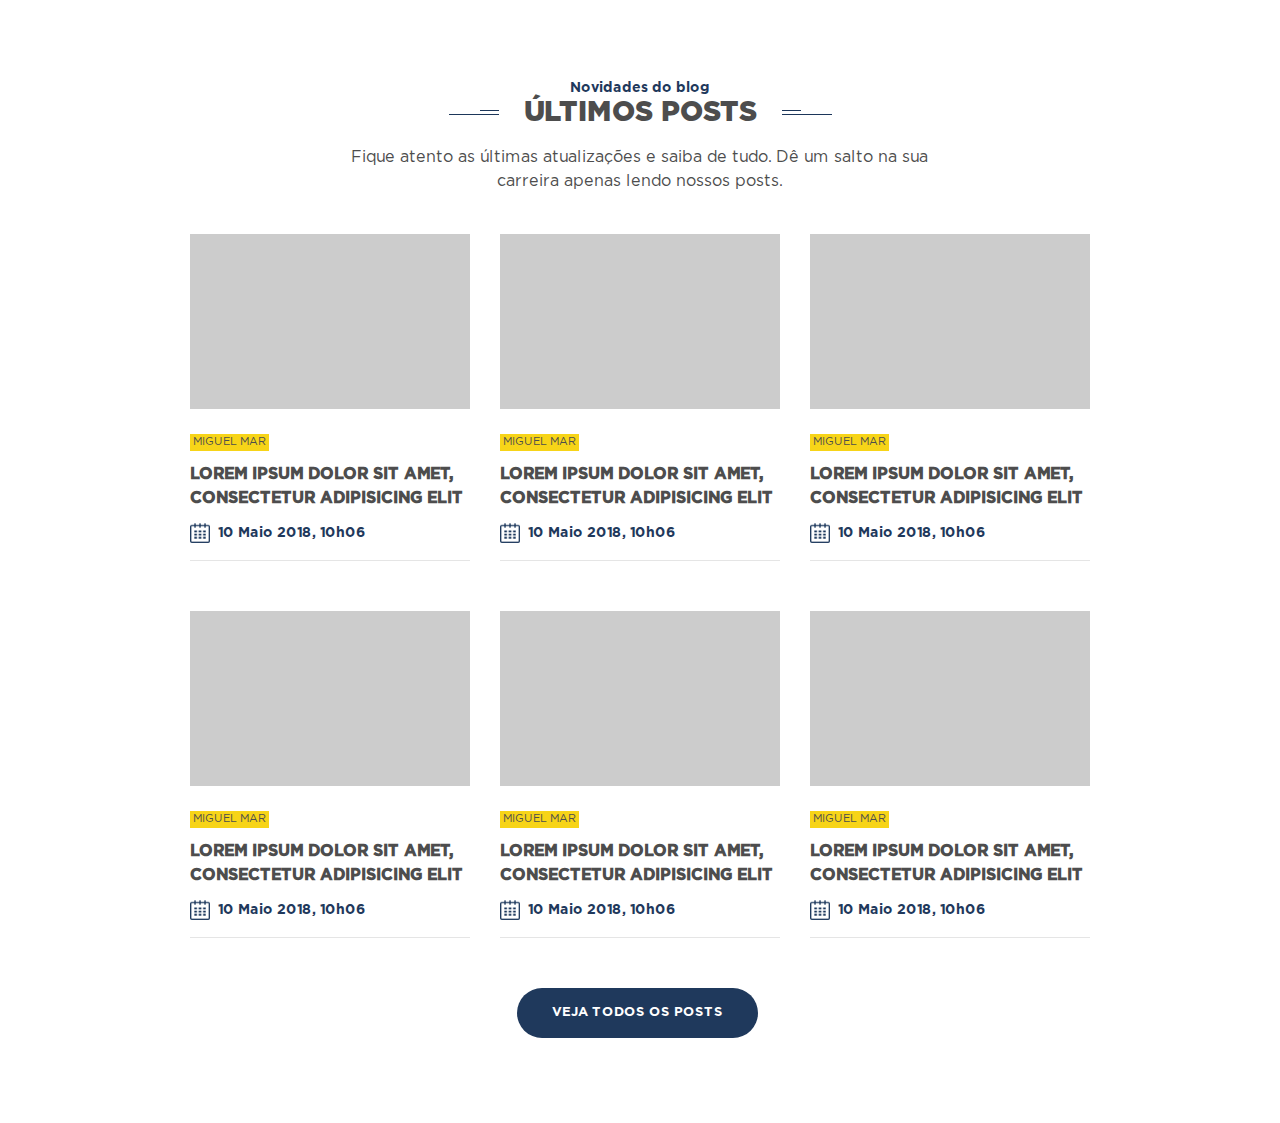
<file: ultimos-posts-include.html>
<!doctype html>
<html lang="pt-br">
  <head>
  	<meta charset="utf-8">
    <meta name="viewport" content="width=device-width, initial-scale=1, shrink-to-fit=no">
    <title>SHERPAS INSTITUTE</title>
    <!-- Bootstrap Stylesheets -->
    <link rel="stylesheet" type="text/css" href="assets/css/bootstrap.min.css">
    <!-- Sherpas Stylesheets -->
    <link rel="stylesheet" type="text/css" href="assets/css/main.css">
  </head>
  <body>

    <section id="sct4">
      <div class="sp-container">
        <div class="sp-content">
          <div class="sp-title">
            <h1>
              <span class="d-block">Novidades do blog</span>ÚLTIMOS POSTS
            </h1>
          </div>
          <div class="row">
            <div class="col-lg-8 offset-lg-2">
              <p class="text-center">
                Fique atento as últimas atualizações e saiba de tudo. Dê um salto na sua carreira apenas lendo nossos posts.
              </p>
            </div>
          </div>
          <div class="row">
            <div class="col-lg-4">
              <div class="post">
                <a href="" class="clearfix">
                  <img src="images/image-model.jpg" alt="" class="img-fluid" draggable="false">
                  <p><span class="autor text-uppercase">Miguel Mar</span></p>
                  <p class="text-uppercase"><b>Lorem ipsum dolor sit amet, consectetur adipisicing elit</b></p>
                  <span class="data clearfix">
                    <img src="images/icon_calendar.png" alt="" class="float-left">
                    10 Maio 2018, 10h06
                  </span>
                  <hr>
                </a>
              </div>
            </div>
            <div class="col-lg-4">
              <div class="post">
                <a href="" class="clearfix">
                  <img src="images/image-model.jpg" alt="" class="img-fluid" draggable="false">
                  <p><span class="autor text-uppercase">Miguel Mar</span></p>
                  <p class="text-uppercase"><b>Lorem ipsum dolor sit amet, consectetur adipisicing elit</b></p>
                  <span class="data clearfix">
                    <img src="images/icon_calendar.png" alt="" class="float-left">
                    10 Maio 2018, 10h06
                  </span>
                  <hr>
                </a>
              </div>
            </div>
            <div class="col-lg-4">
              <div class="post">
                <a href="" class="clearfix">
                  <img src="images/image-model.jpg" alt="" class="img-fluid" draggable="false">
                  <p><span class="autor text-uppercase">Miguel Mar</span></p>
                  <p class="text-uppercase"><b>Lorem ipsum dolor sit amet, consectetur adipisicing elit</b></p>
                  <span class="data clearfix">
                    <img src="images/icon_calendar.png" alt="" class="float-left">
                    10 Maio 2018, 10h06
                  </span>
                  <hr>
                </a>
              </div>
            </div>
          </div>
          <div class="row">
            <div class="col-lg-4">
              <div class="post">
                <a href="" class="clearfix">
                  <img src="images/image-model.jpg" alt="" class="img-fluid" draggable="false">
                  <p><span class="autor text-uppercase">Miguel Mar</span></p>
                  <p class="text-uppercase"><b>Lorem ipsum dolor sit amet, consectetur adipisicing elit</b></p>
                  <span class="data clearfix">
                    <img src="images/icon_calendar.png" alt="" class="float-left">
                    10 Maio 2018, 10h06
                  </span>
                  <hr>
                </a>
              </div>
            </div>
            <div class="col-lg-4">
              <div class="post">
                <a href="" class="clearfix">
                  <img src="images/image-model.jpg" alt="" class="img-fluid" draggable="false">
                  <p><span class="autor text-uppercase">Miguel Mar</span></p>
                  <p class="text-uppercase"><b>Lorem ipsum dolor sit amet, consectetur adipisicing elit</b></p>
                  <span class="data clearfix">
                    <img src="images/icon_calendar.png" alt="" class="float-left">
                    10 Maio 2018, 10h06
                  </span>
                  <hr>
                </a>
              </div>
            </div>
            <div class="col-lg-4">
              <div class="post">
                <a href="" class="clearfix">
                  <img src="images/image-model.jpg" alt="" class="img-fluid" draggable="false">
                  <p><span class="autor text-uppercase">Miguel Mar</span></p>
                  <p class="text-uppercase"><b>Lorem ipsum dolor sit amet, consectetur adipisicing elit</b></p>
                  <span class="data clearfix">
                    <img src="images/icon_calendar.png" alt="" class="float-left">
                    10 Maio 2018, 10h06
                  </span>
                  <hr>
                </a>
              </div>
            </div>
          </div>
          <div class="text-center">
            <a href="blog.html" target="_parent" class="bt bg-blue white-color">VEJA TODOS OS POSTS</a>
          </div>
        </div>
      </div>
    </section>

  </body>
</html>
</file>
<file: assets/css/main.css>
@font-face{font-family:'gotham-book';src:url("../font/Gotham-Book.woff2") format("woff2"),url("../font/Gotham-Book.woff") format("woff");font-weight:normal;font-style:normal}@font-face{font-family:'gotham-bold';src:url("../font/Gotham-Bold.woff2") format("woff2"),url("../font/Gotham-Bold.woff") format("woff");font-weight:normal;font-style:normal}@font-face{font-family:'gotham-black';src:url("../font/Gotham-Black.woff2") format("woff2"),url("../font/Gotham-Black.woff") format("woff");font-weight:normal;font-style:normal}.white-color{color:#fff !important}.yellow-color{color:#f7d418 !important}.dark-gray-color{color:#4d4d4d !important}.light-blue-color{color:#496c99 !important}.bg-blue{background:#1f395c}.bg-white{background:#fff}.bg-yellow{background:#f7d418}.bg-light-gray{background:#eee}.letter-custom{margin:-22px 5px 0 20px;display:inline-block;background:#f7d418;color:#fff;padding:4px 10px 5px 15px;font-family:'gotham-bold';font-size:20px;border-radius:4px}.letter-custom:before{content:'';width:50px;height:5px;position:absolute;margin-top:15px;margin-left:-90px;background:url("../../images/title-before.png") no-repeat center center}.bt{text-align:center;text-decoration:none;display:inline-block;margin:10px 5px 5px 0;padding:15px 35px;border-radius:50px;font-size:13px;font-family:'gotham-bold'}.font-gotham-book{font-family:'gotham-book'}.font-gotham-bold{font-family:'gotham-bold'}.font-gotham-black{font-family:'gotham-black'}.sp-title{text-align:center}.sp-title h1{position:relative;font-size:28px;margin-bottom:15px;font-family:'gotham-black';display:inline-block}.sp-title h1 span{font-size:14px;color:#1f395c;font-family:'gotham-bold'}.sp-title h1:before,.sp-title h1:after{content:'';width:50px;height:5px;position:absolute;top:60%}.sp-title h1:before{left:0;margin-left:-75px;background:url("../../images/title-before.png") no-repeat center center}.sp-title h1:after{right:0;margin-right:-75px;background:url("../../images/title-after.png") no-repeat center center}@media (max-width: 992px){.sp-title h1:before,.sp-title h1:after{display:none}}.mg-bottom-55{margin-bottom:55px}.mg-bottom-30{margin-bottom:30px}.sp-box{padding:20px;background:#eee;margin-bottom:25px}nav{background:#fff}@media (min-width: 992px){nav.navbar{padding:1.3rem 1rem}nav.navbar .navbar-nav{padding:31px 0 0 0}nav.navbar .navbar-nav .nav-link{position:relative;padding-right:.7rem;padding-left:.7rem;font-size:13px;font-family:'gotham-bold';color:#4d4d4d}nav.navbar .navbar-nav .nav-link:hover{text-decoration:underline}nav.navbar .navbar-nav .active .nav-link{padding-right:2.3rem;padding-left:2.3rem;color:#1f395c}nav.navbar .navbar-nav .active .nav-link:hover{text-decoration:none}nav.navbar .navbar-nav .active .nav-link:before,nav.navbar .navbar-nav .active .nav-link:after{content:'';width:19px;height:4px;position:absolute;top:50%}nav.navbar .navbar-nav .active .nav-link:before{left:10px;background:url("../../images/nav-active-before.png") no-repeat center center}nav.navbar .navbar-nav .active .nav-link:after{right:10px;background:url("../../images/nav-active-after.png") no-repeat center center}}header.home{min-height:560px;background-image:url("../../images/bg-header.jpg");background-position:center center;background-repeat:no-repeat;background-size:cover}header.home h1{font-size:34pt;font-family:'gotham-bold'}header.home p{margin-bottom:20px}header.home .bt{min-width:200px}header.header{text-align:center;min-height:280px;background-color:#4d4d4d;font-family:'gotham-bold'}header.header.hd-quem-somos{background-image:url("../../images/bg-quem-somos.jpg");background-position:center center;background-repeat:no-repeat;background-size:cover}header.header.hd-cursos{background-image:url("../../images/bg-cursos.jpg");background-position:center center;background-repeat:no-repeat;background-size:cover}header.header.hd-coaching{background-image:url("../../images/bg-coaching.jpg");background-position:center center;background-repeat:no-repeat;background-size:cover}header.header.hd-blog{background-image:url("../../images/bg-blog.jpg");background-position:center center;background-repeat:no-repeat;background-size:cover}header.header.hd-contato{background-image:url("../../images/bg-contato.jpg");background-position:center center;background-repeat:no-repeat;background-size:cover}header.header.hd-pg-curso{background-image:url("../../images/bg-pg-curso.jpg");background-position:center center;background-repeat:no-repeat;background-size:cover}header.header>div{width:100%}@media (max-width: 1024px){header.header h1{font-size:34px}}@media (max-width: 768px){header.header h1{font-size:28px}}body{color:#4d4d4d;font-family:'gotham-book'}h2,h3,h4,h5,b,strong{font-family:'gotham-bold'}iframe{margin:0;padding:0;border:0}ul{margin:0 0 20px 0;padding:0 0 0 15px}.sp-container{margin:0 auto;width:900px}.sp-content{padding:80px 0}@media (max-width: 992px){.sp-content{padding:80px 40px}}section{background:#fff}section#sct1 .owl-carousel{margin-top:25px}section#sct1 .owl-carousel .owl-item{padding:20px}section#sct1 .owl-carousel .owl-item .sp-cursos{background:#111;padding:60px 20px;border-radius:4px;min-height:394px}section#sct1 .owl-carousel .owl-item .sp-cursos span{display:block;font-size:12px;color:#496c99;margin-bottom:12px;font-family:'gotham-bold'}section#sct1 .owl-carousel .owl-item .sp-cursos h3{font-size:18px;color:#fff;margin-bottom:20px;font-family:'gotham-bold'}section#sct1 .owl-carousel .owl-item .sp-cursos p{font-size:13px;color:#ababab;margin-bottom:20px}section#sct1 .owl-carousel .owl-item .sp-cursos .icon-curso{width:76px;height:76px;margin:0 auto;border-radius:100%;background:#496c99;margin-bottom:10px}section#sct1 .owl-carousel .owl-item .sp-cursos a{display:none;padding:10px 35px}section#sct1 .owl-carousel .owl-item.active.center{padding:0}section#sct1 .owl-carousel .owl-item.active.center .sp-cursos{background:#1f395c;min-height:440px}section#sct1 .owl-carousel .owl-item.active.center .sp-cursos span{color:#fff}section#sct1 .owl-carousel .owl-item.active.center .sp-cursos p{color:#eceef1}section#sct1 .owl-carousel .owl-item.active.center .sp-cursos .icon-curso{background:#001e32}section#sct1 .owl-carousel .owl-item.active.center .sp-cursos a{display:inline-block}section#sct1 .owl-carousel .owl-nav button.owl-next,section#sct1 .owl-carousel .owl-nav button.owl-prev{position:absolute;top:50%;margin-top:-17px;background:#496c99;color:#fff;border-radius:4px;padding:2px 12px !important;outline:none;font-size:20px}section#sct1 .owl-carousel .owl-nav button.owl-next{right:-50px}section#sct1 .owl-carousel .owl-nav button.owl-prev{left:-50px}@media (max-width: 767.98px){section#sct1 .owl-carousel .owl-nav{display:none}}section#sct1 .owl-carousel .owl-dots{display:none}@media (max-width: 767.98px){section#sct1 .owl-carousel .owl-dots{display:block;margin-top:20px}}section#sct2{background:#eeeeee}section#sct2 p{font-size:32px}section#sct3{min-height:560px;background-image:url("../../images/bg-depoimentos.jpg");background-position:center center;background-repeat:no-repeat;background-size:cover}section#sct3 .sp-title h1 span{color:#fff}section#sct3 .sp-title h1:before{background:url("../../images/title-before-dp.png") no-repeat center center}section#sct3 .sp-title h1:after{background:url("../../images/title-after-dp.png") no-repeat center center}section#sct3 #carousel-depoimentos{margin-top:25px}section#sct3 #carousel-depoimentos .depoimento{padding:60px 20px 20px 60px;background-image:url("../../images/icon_quote.png");background-position:20px 20px;background-repeat:no-repeat;background-color:rgba(255,255,255,0.1)}section#sct3 #carousel-depoimentos .depoimento p{font-style:italic;color:#f7d418}section#sct3 #carousel-depoimentos .depoimento ul{margin:0;padding-left:28px;list-style:none}section#sct3 #carousel-depoimentos .depoimento ul li{position:relative}section#sct3 #carousel-depoimentos .depoimento ul li:before{content:'';position:absolute;display:block;width:12px;height:3px;background-color:#fff;margin-top:10px;margin-left:-27px}section#sct3 #carousel-depoimentos .owl-nav{display:none}section#sct3 #carousel-depoimentos .owl-dots .owl-dot{outline:none}section#sct3 #carousel-depoimentos .owl-dots .owl-dot span{width:15px;height:15px;margin:20px 7px 0 7px;border-radius:0;background:#999999}section#sct3 #carousel-depoimentos .owl-dots .owl-dot.active span,section#sct3 #carousel-depoimentos .owl-dots .owl-dot:hover span{background:#fff}section#sct4 .post{margin:25px 0}section#sct4 .post a{display:block;text-decoration:none;color:#4d4d4d}section#sct4 .post a p{margin-bottom:10px}section#sct4 .post a p span.autor{background:#f7d418;padding:0px 3px;display:inline-block;font-size:11px;margin-top:25px}section#sct4 .post a span.data{color:#1f395c;display:inline-block;font-size:14px;text-align:center;font-family:'gotham-bold'}section#sct4 .post a span.data img{width:20px;margin-right:8px}section#sct4 .post a:hover p{text-decoration:underline}section#sct4 .bt{margin-top:25px}section#sct5{background:#4a6a91}section#sct5 form{margin-top:10px}section#sct5 form .form-control{padding:15px 25px;border:0;border-radius:50px 0 0 50px;width:310px}section#sct5 form .form-control:focus{box-shadow:none}section#sct5 form .bt{margin:0;padding:18px 25px;border-radius:0 50px 50px 0}#pg-que-somos .bg-nos-torna-diferente{background-image:url("../../images/bg-nos-torna-diferente.jpg");background-repeat:repeat-x;background-position:center 80px}#pg-que-somos .bg-nos-torna-diferente .sp-content{padding:40px 0}#pg-que-somos .bg-nos-torna-diferente .diferente{padding:80px 45px;background:#1f395c;text-align:center}#pg-que-somos .bg-nos-torna-diferente .diferente img{margin-bottom:15px}#pg-que-somos .bg-nos-torna-diferente .diferente span{font-size:14px;color:#d5d5d5}#pg-que-somos .bg-nos-torna-diferente .diferente span.font-gotham-bold{margin-bottom:5px;color:#fff}#pg-que-somos .equipe{margin-top:25px;position:relative}#pg-que-somos .equipe img{border-radius:4px}#pg-que-somos .equipe .nome{position:absolute;left:0;bottom:20px;background:#fff;border-radius:0 4px 4px 0;padding:15px 20px}#pg-que-somos .equipe .nome span{font-size:14px}#pg-cursos .rw-mg-custom{margin-bottom:25px}#pg-cursos .pg-cursos-item{background:#111;padding:60px 20px;border-radius:4px;min-height:448px}#pg-cursos .pg-cursos-item span{display:block;font-size:12px;color:#496c99;margin-bottom:12px;font-family:'gotham-bold'}#pg-cursos .pg-cursos-item h3{font-size:18px;color:#fff;margin-bottom:20px;font-family:'gotham-bold'}#pg-cursos .pg-cursos-item p{font-size:13px;color:#ababab;margin-bottom:20px}#pg-cursos .pg-cursos-item .icon-curso{width:76px;height:76px;margin:0 auto;border-radius:100%;background:#496c99;margin-bottom:10px}#pg-cursos .pg-cursos-item a{display:inline-block;padding:10px 35px}#pg-cursos .pg-cursos-item:hover{background:#1f395c}#pg-cursos .pg-cursos-item:hover span{color:#fff}#pg-cursos .pg-cursos-item:hover p{color:#eceef1}#pg-cursos .pg-cursos-item:hover .icon-curso{background:#001e32}#pg-coaching .post{margin:25px 0}#pg-coaching .post a{display:block;text-decoration:none;color:#4d4d4d}#pg-coaching .post a p{margin-bottom:10px}#pg-coaching .post a p span.autor{background:#f7d418;padding:0px 3px;display:inline-block;font-size:11px;margin-top:25px}#pg-coaching .post a span.data{color:#1f395c;display:inline-block;font-size:14px;text-align:center;font-family:'gotham-bold'}#pg-coaching .post a span.data img{width:20px;margin-right:8px}#pg-coaching .post a:hover p{text-decoration:underline}#pg-coaching .bt{margin-top:25px}#pg-contato .box-contato{border:20px solid #4d4d4d;margin-bottom:60px}#pg-contato .box-contato .icon-ct{display:inline-block;width:76px;height:76px;border-radius:100%;background:#1f395c;position:relative;top:-48px}#pg-contato .box-contato p{position:relative;top:-24px}#pg-contato h1{font-size:28px;margin-bottom:15px;font-family:'gotham-black';display:inline-block}#pg-contato h1 span{font-size:14px;color:#1f395c;font-family:'gotham-bold'}#pg-contato p{font-size:14px}#pg-contato form .form-control{background:#f5f5f5}#pg-contato form .form-control:focus{box-shadow:none}#pg-contato form textarea{resize:none}.ifr-coaching{margin-bottom:-10px}.newsletter{background:#4a6a91}.footer{background:#040404}@media (max-width: 768px){.sp-container{width:100%}}footer{background:#040404;color:#fff}footer h1{font-family:'gotham-black';font-size:28px;margin-bottom:25px}footer p{font-size:14px;color:#ccc}footer hr{border-top:1px solid rgba(255,255,255,0.1);margin:30px 0}footer a{text-decoration:none;display:inline-block;margin:10px 5px 5px 0;background:#4d4d4d;border-radius:4px}footer a:hover{background:#1f395c}
</file>
